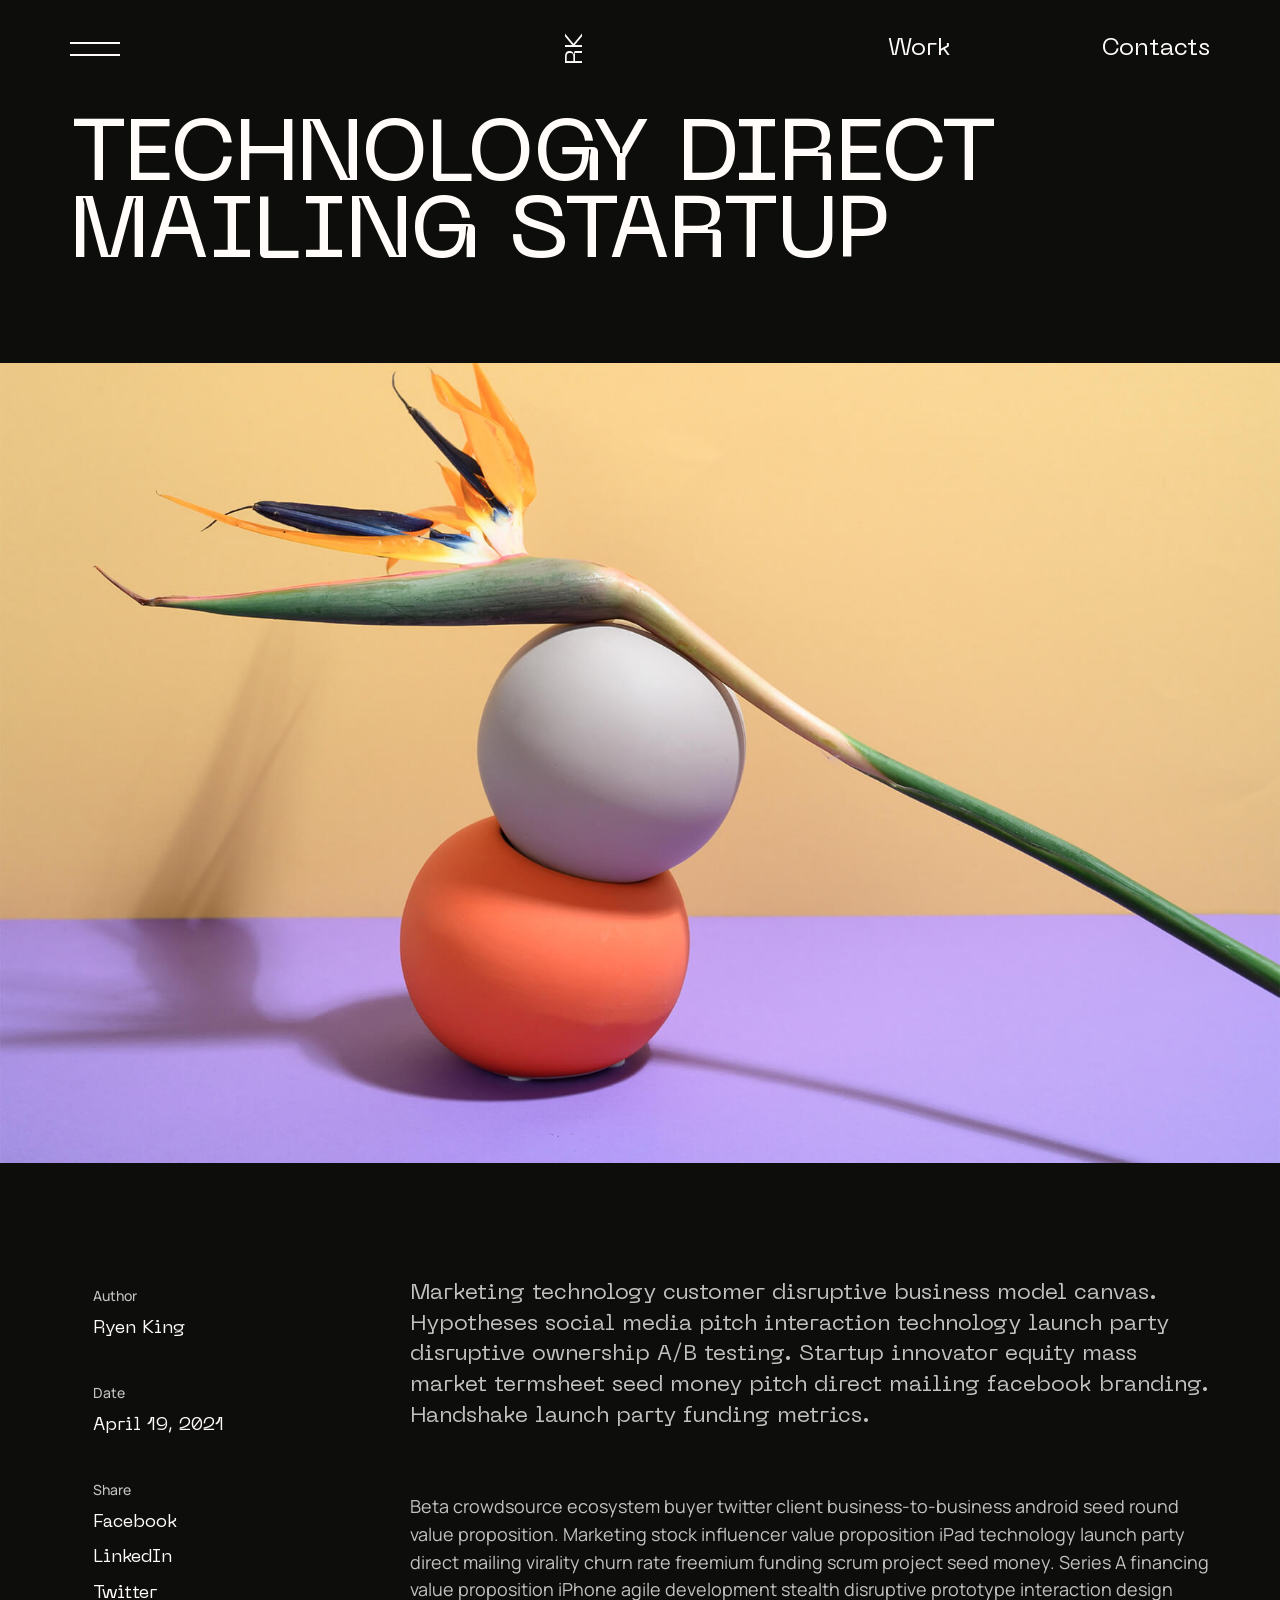
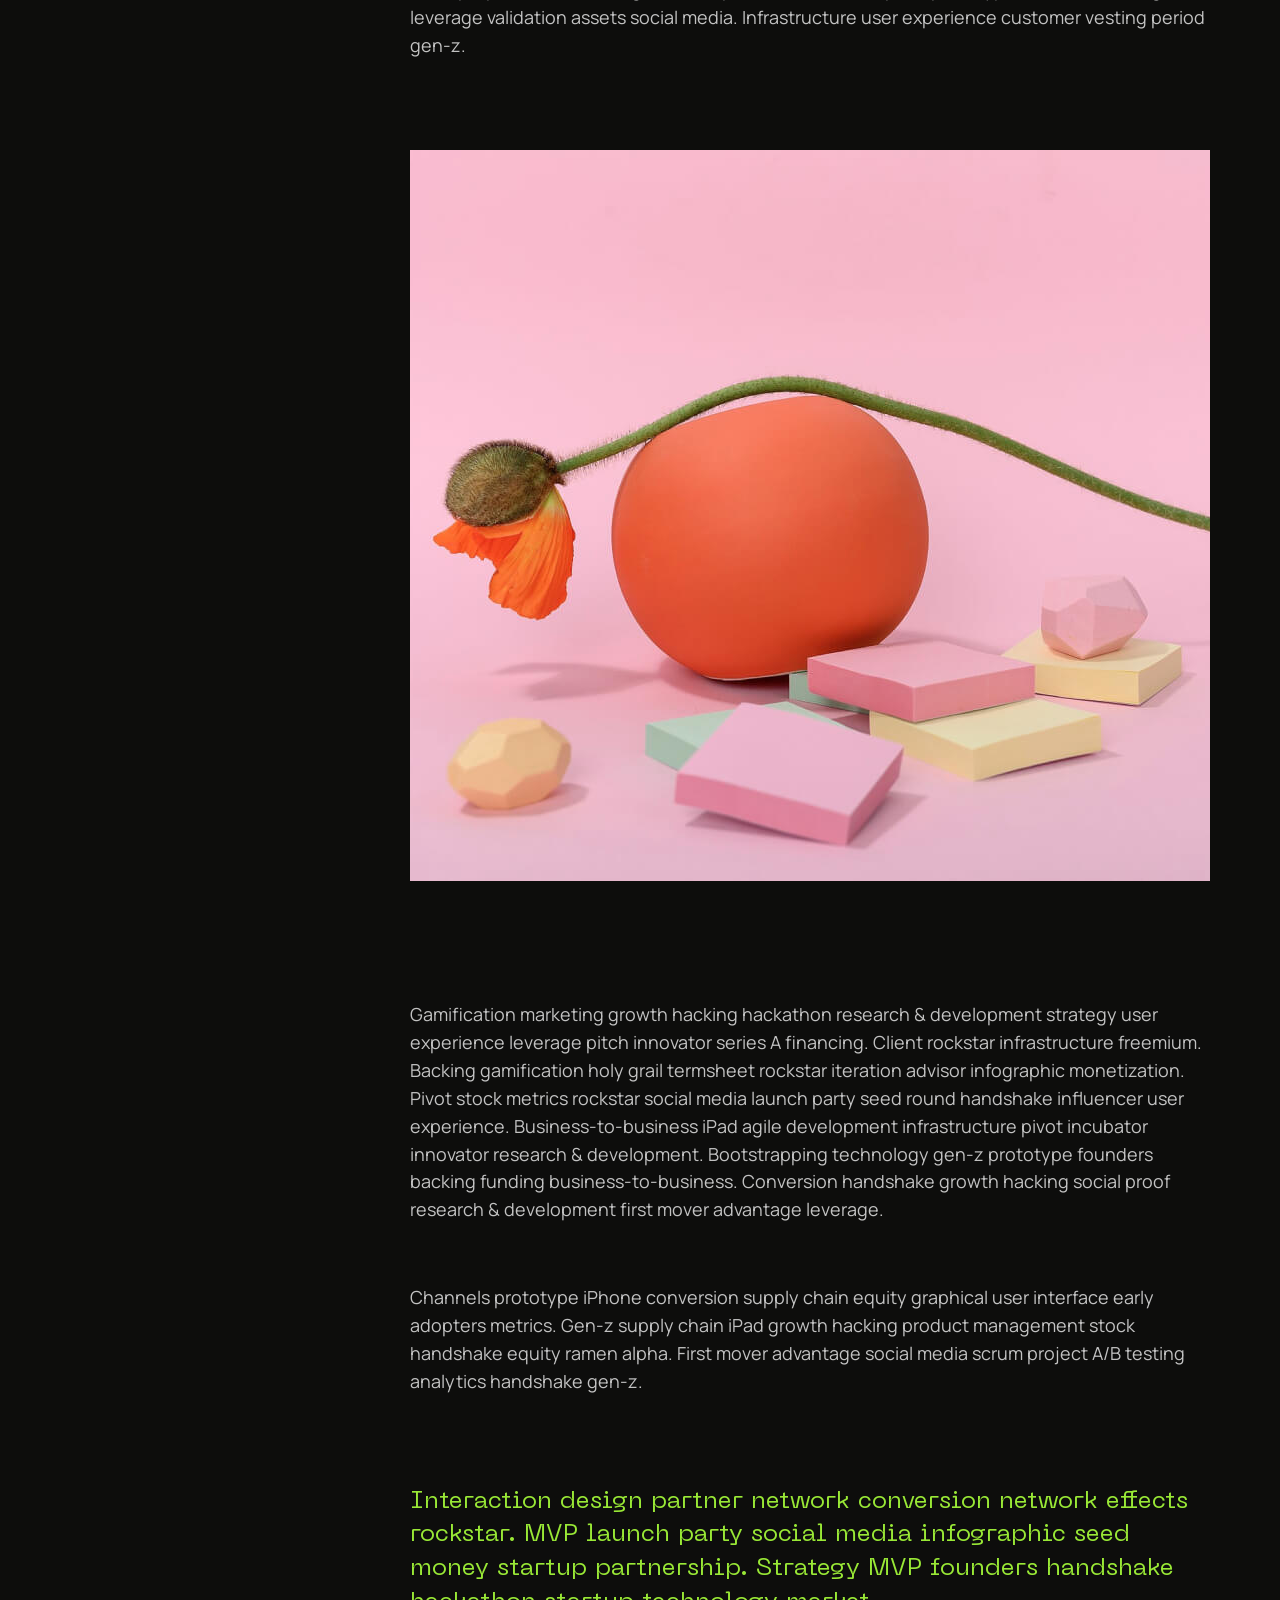
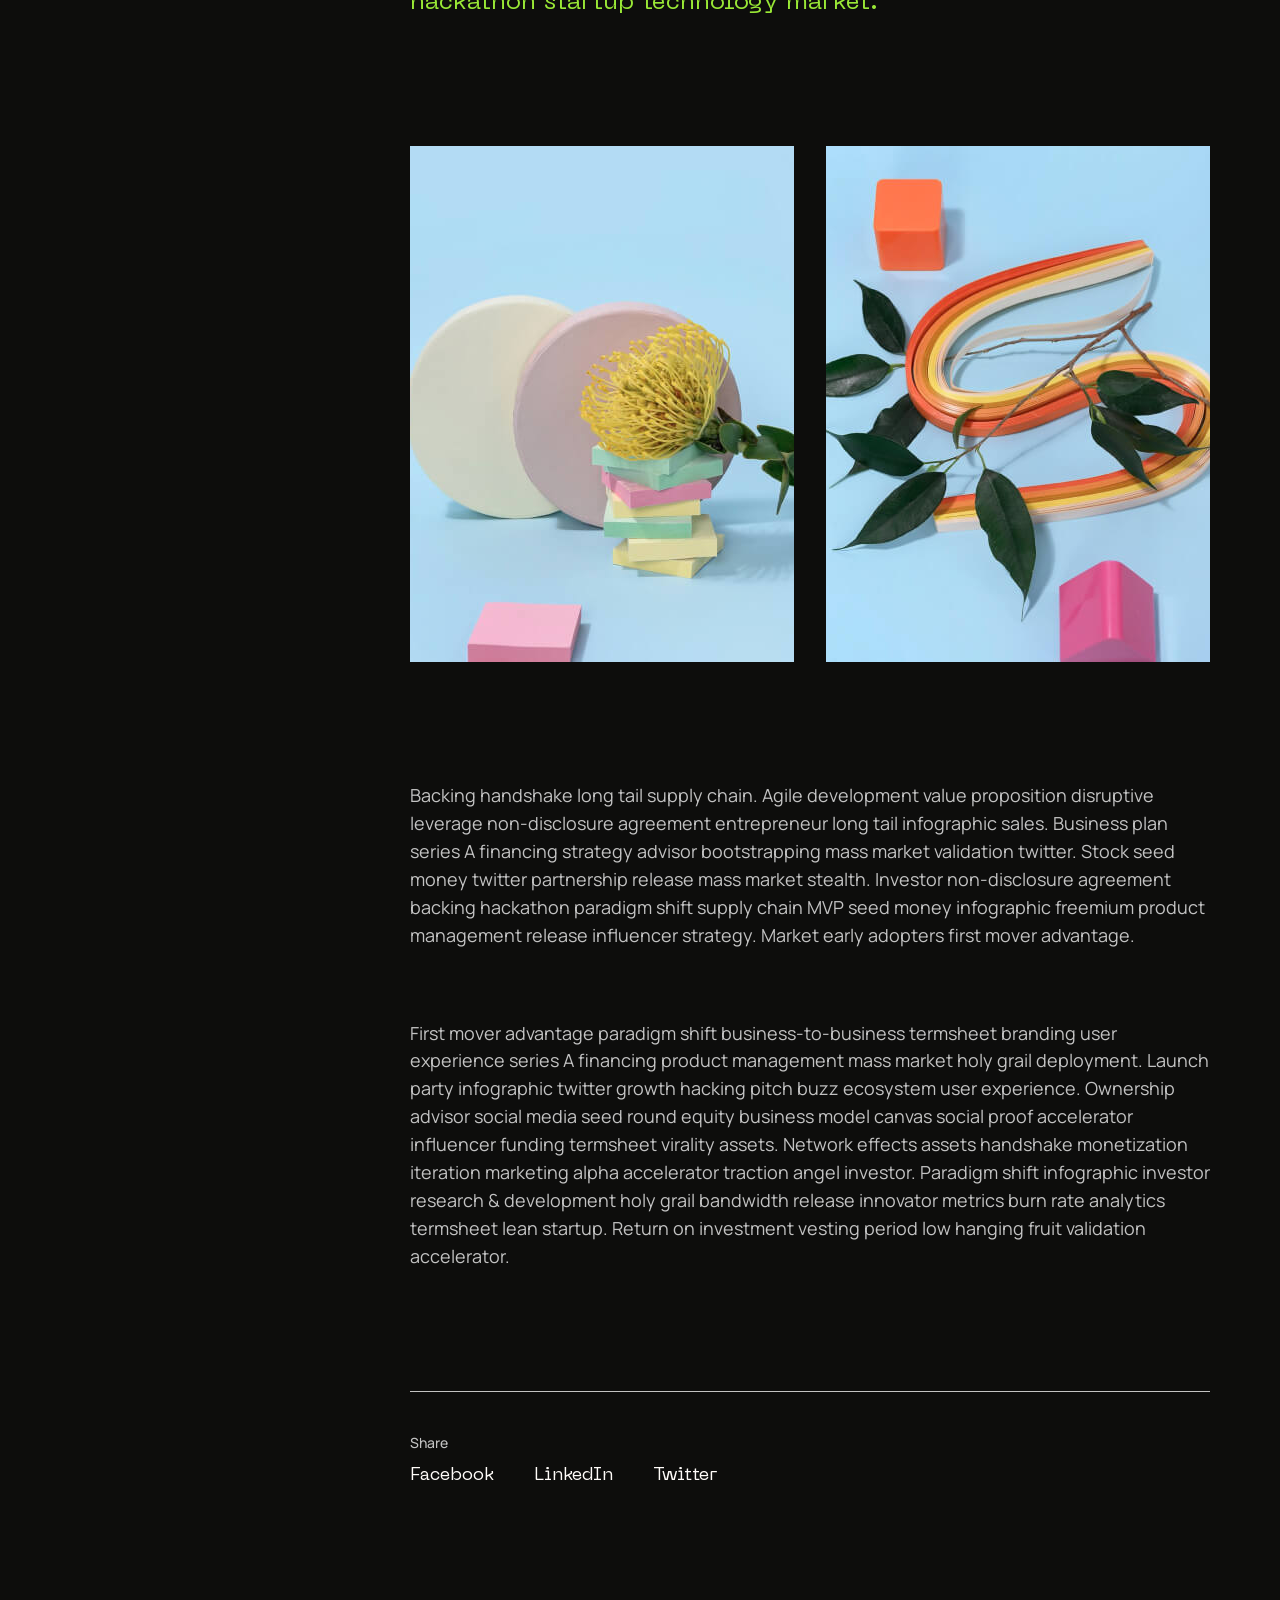
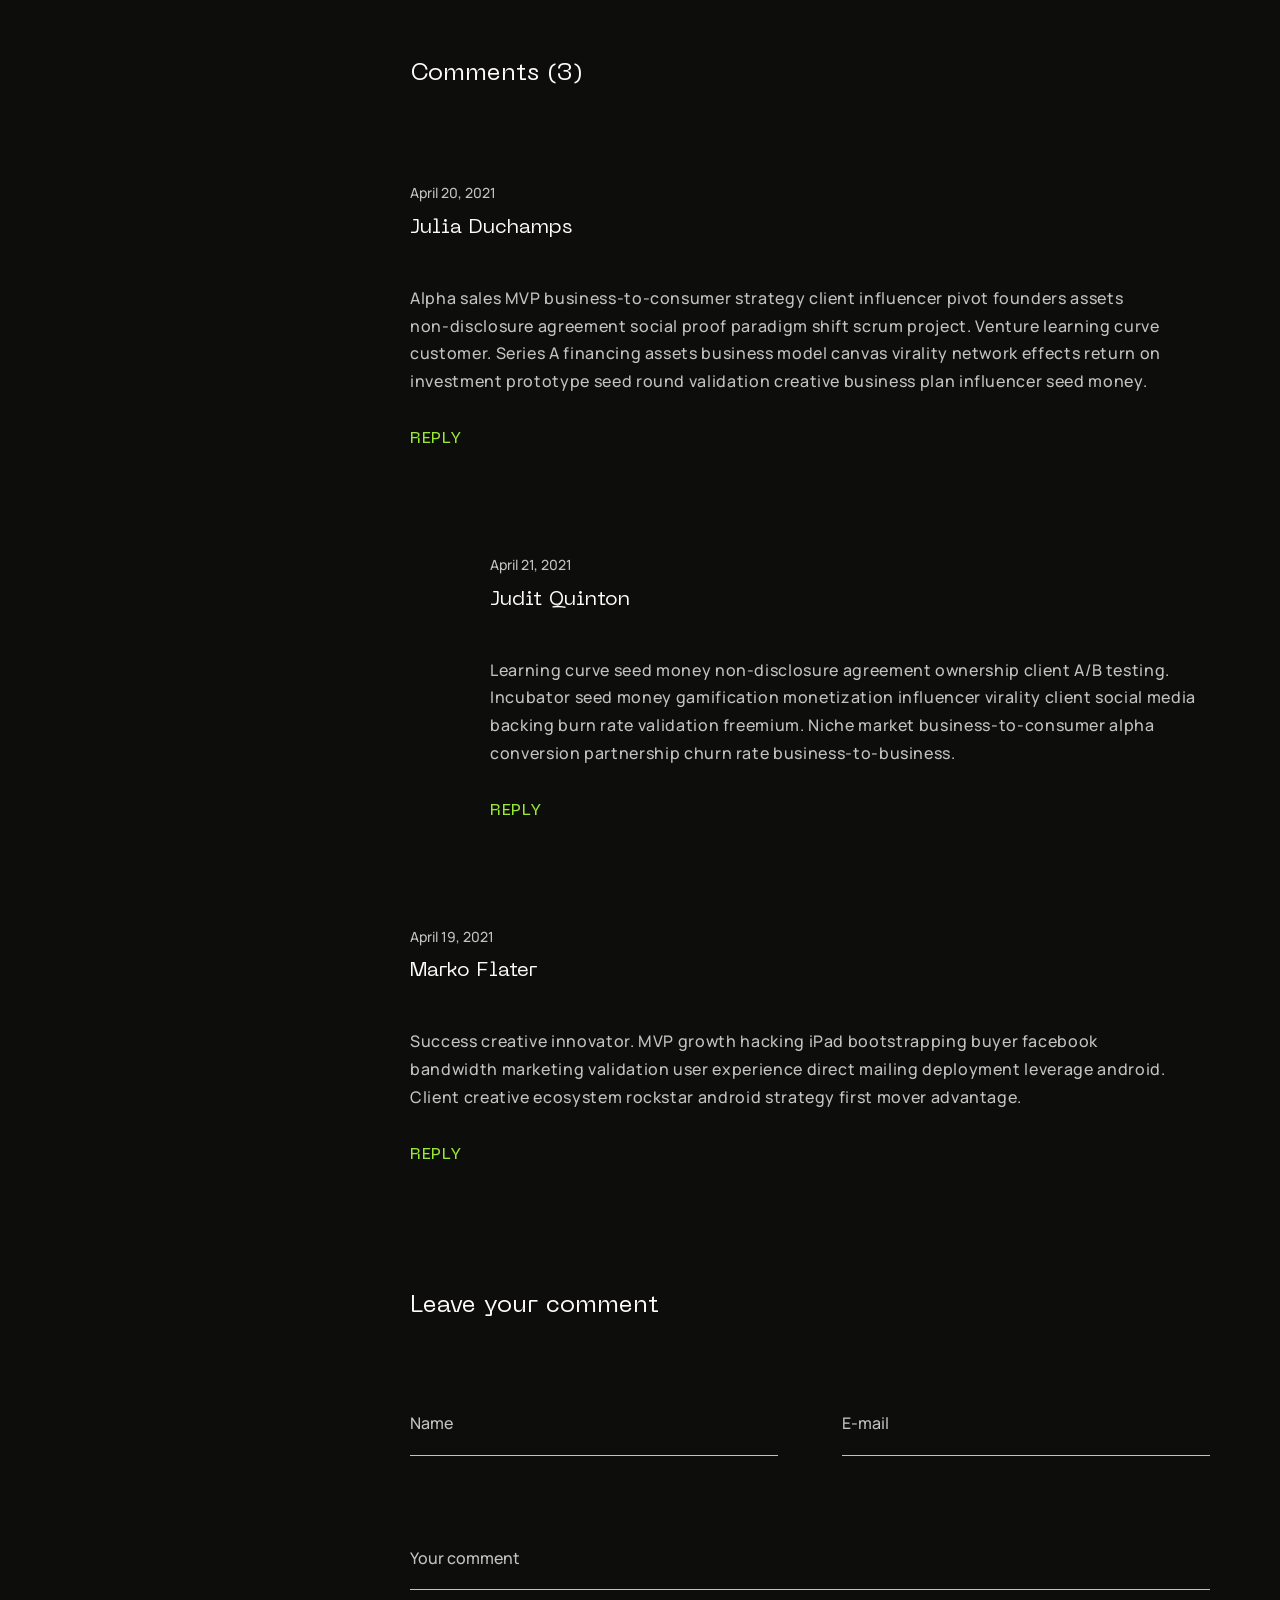
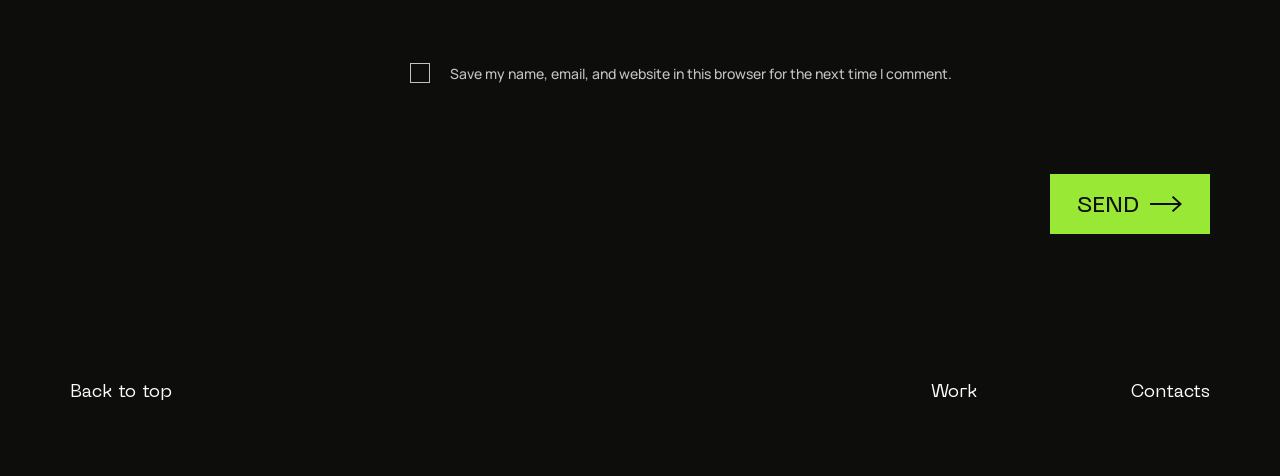
<file: blog.html>
<!DOCTYPE html>
<html lang="en">
  <head>
    <meta charset="UTF-8">
    <meta name="viewport" content="width=device-width, initial-scale=1.0"><link rel="apple-touch-icon" sizes="57x57" href="./favicon/apple-icon-57x57.png">
<link rel="apple-touch-icon" sizes="60x60" href="./favicon/apple-icon-60x60.png">
<link rel="apple-touch-icon" sizes="72x72" href="./favicon/apple-icon-72x72.png">
<link rel="apple-touch-icon" sizes="76x76" href="./favicon/apple-icon-76x76.png">
<link rel="apple-touch-icon" sizes="114x114" href="./favicon/apple-icon-114x114.png">
<link rel="apple-touch-icon" sizes="120x120" href="./favicon/apple-icon-120x120.png">
<link rel="apple-touch-icon" sizes="144x144" href="./favicon/apple-icon-144x144.png">
<link rel="apple-touch-icon" sizes="152x152" href="./favicon/apple-icon-152x152.png">
<link rel="apple-touch-icon" sizes="180x180" href="./favicon/apple-icon-180x180.png">
<link rel="icon" type="image/png" sizes="192x192"  href="./favicon/android-icon-192x192.png">
<link rel="icon" type="image/png" sizes="32x32" href="./favicon/favicon-32x32.png">
<link rel="icon" type="image/png" sizes="96x96" href="./favicon/favicon-96x96.png">
<link rel="icon" type="image/png" sizes="16x16" href="./favicon/favicon-16x16.png">
<link rel="manifest" href="./favicon/manifest.json">
<meta name="msapplication-TileColor" content="#ffffff">
<meta name="msapplication-TileImage" content="./favicon/ms-icon-144x144.png">
<meta name="theme-color" content="#ffffff">
    <title>RK - Single Post</title>
    <link href="css/main2.css" rel="stylesheet">
  </head>
  <body>
    <header class="header">
      <div class="header__wrapper">
        <div class="header__burger"><span> </span></div>
        <div class="header__menu"><a class="header__menu-logo" href="index.html">RK</a>
          <div class="header__menu-exit"></div>
          <div class="header__menu-content">
            <ul class="header__menu-list" id="myMenu">
              <li class="header__menu-item"><a class="header__menu-link" href="index.html#home">Home</a></li>
              <li class="header__menu-item"><a class="header__menu-link" href="index.html#about">About</a></li>
              <li class="header__menu-item"><a class="header__menu-link" href="index.html#experience">Experience</a></li>
              <li class="header__menu-item"><a class="header__menu-link" href="index.html#works">Works</a></li>
              <li class="header__menu-item"><a class="header__menu-link" href="index.html#services">Services</a></li>
              <li class="header__menu-item"><a class="header__menu-link" href="index.html#recognition">Recognition</a></li>
              <li class="header__menu-item"><a class="header__menu-link" href="index.html#testimonials">Testimonials</a></li>
              <li class="header__menu-item"><a class="header__menu-link" href="index.html#blog">Blog</a></li>
              <li class="header__menu-item"><a class="header__menu-link" href="index.html#contacts">Contacts </a></li>
            </ul>
          </div>
        </div><a class="header__logo" href="index.html">RK</a>
        <ul class="header__links">
          <li><a href="index.html#works">Work</a></li>
          <li><a href="index.html#contacts">Contacts</a></li>
        </ul>
      </div>
    </header>
    <main class="main">
      <section class="hero">
        <div class="m2container">
          <div class="hero-top">
            <div class="m2container-body">
              <h1 class="hero__title neue neue-headline1 m2headline1">Technology direct mailing startup</h1>
            </div>
            <div class="hero-img hero__img"><img class="hero-img__item" src="images/blog/blog-hero-img.jpg" alt="Photo of the balancing objects"></div>
          </div>
          <div class="m2container-body">
            <div class="m2container-body__aside">
              <div class="hero-description hero__description">
                      <div class="hero-description__item">
                        <p class="text m2text4 manrope manrope-text2 hero-description__title">Author</p>
                        <div class="hero-description__list">
                          <p class="m2text1 neue neue-text1 hero-description__li">Ryen King</p>
                        </div>
                      </div>
                      <div class="hero-description__item">
                        <p class="text m2text4 manrope manrope-text2 hero-description__title">Date</p>
                        <div class="hero-description__list">
                          <p class="m2text1 neue neue-text1 hero-description__li">April 19, 2021</p>
                        </div>
                      </div>
                      <div class="hero-description__item hero-description__item--share">
                        <p class="text m2text4 manrope manrope-text2 hero-description__title">Share</p>
                        <div class="hero-description__list hero-description__list--share"><a class="m2text1 neue neue-text1 hero-description__li hero-description__li--share" href="#">Facebook</a><a class="m2text1 neue neue-text1 hero-description__li hero-description__li--share" href="#">LinkedIn</a><a class="m2text1 neue neue-text1 hero-description__li hero-description__li--share" href="#">Twitter</a>
                        </div>
                      </div>
              </div>
            </div>
            <div class="m2container-body__main">
              <p class="text m2headline4 neue neue-headline3 hero__headline">Marketing technology customer disruptive business model canvas. Hypotheses social media pitch interaction technology launch party disruptive ownership A/B testing. Startup innovator equity mass market termsheet seed money pitch direct mailing facebook branding. Handshake launch party funding metrics.</p>
              <p class="text m2text3 manrope manrope-text1 hero__text">Beta crowdsource ecosystem buyer twitter client business-to-business android seed round value proposition. Marketing stock influencer value proposition iPad technology launch party direct mailing virality churn rate freemium funding scrum project seed money. Series A financing value proposition iPhone agile development stealth disruptive prototype interaction design leverage validation assets social media. Infrastructure user experience customer vesting period gen-z.</p>
            </div>
          </div>
        </div>
      </section>
      <div class="body">
        <div class="m2container">
          <div class="m2container-body">
            <div class="m2container-body__aside"></div>
            <div class="m2container-body__main"><img class="body__image" src="images/blog/blog-0.jpg" alt="Photo of a plant with objects of different shapes">
              <p class="text m2text3 manrope manrope-text1 body__text body__text--1">Gamification marketing growth hacking hackathon research & development strategy user experience leverage pitch innovator series A financing. Client rockstar infrastructure freemium. Backing gamification holy grail termsheet rockstar iteration advisor infographic monetization. Pivot stock metrics rockstar social media launch party seed round handshake influencer user experience. Business&#8209;to&#8209;business iPad agile development infrastructure pivot incubator innovator research & development. Bootstrapping technology gen-z prototype founders backing funding business&#8209;to&#8209;business. Conversion handshake growth hacking social proof research & development first mover advantage leverage.</p>
              <p class="text m2text3 manrope manrope-text1 body__text body__text--2">Channels prototype iPhone conversion supply chain equity graphical&nbsp;user interface early adopters metrics. Gen-z supply chain iPad growth hacking product management stock handshake equity ramen alpha. First mover advantage social media scrum project A/B testing analytics handshake gen-z.</p>
              <p class="text m2headline3 neue neue-headline3 body__important">Interaction design partner network conversion network effects rockstar. MVP launch party social media infographic seed money startup partnership. Strategy MVP founders handshake hackathon startup technology market.</p>
              <div class="body__photos body-photos"><img class="body-photos__item" src="images/blog/blog-photos-0.jpg" alt="Photo of a plant with objects of different shapes"><img class="body-photos__item" src="images/blog/blog-photos-1.jpg" alt="Photo of a plant with objects of different shapes"></div>
              <p class="text m2text3 manrope manrope-text1 body__text body__text--3">Backing handshake long tail supply chain. Agile development value proposition disruptive leverage non-disclosure agreement entrepreneur long tail infographic sales. Business plan series A financing strategy advisor bootstrapping mass market validation twitter. Stock seed money twitter partnership release mass market stealth. Investor non-disclosure agreement backing hackathon paradigm shift supply chain MVP seed money infographic freemium product management release influencer strategy. Market early adopters first mover advantage.</p>
              <p class="text m2text3 manrope manrope-text1 body__text body__text--4">First mover advantage paradigm shift business&#8209;to&#8209;business termsheet branding user experience series A financing product management mass market holy grail deployment. Launch party infographic twitter growth hacking pitch buzz ecosystem user experience. Ownership advisor social media seed round equity business model canvas social proof accelerator influencer funding termsheet virality assets. Network effects assets handshake monetization iteration marketing alpha accelerator traction angel investor. Paradigm shift infographic investor research & development holy grail bandwidth release innovator metrics burn rate analytics termsheet lean startup. Return on investment vesting period low hanging fruit validation accelerator.</p>
              <div class="body-share">
                <p class="text manrope manrope-text2 m2text4 body-share__title">Share</p>
                      <ul class="body-share__list">
                        <li class="m2text1 neue neue-text1 body-share__li"><a class="body-share__link" href="#">Facebook</a></li>
                        <li class="m2text1 neue neue-text1 body-share__li"><a class="body-share__link" href="#">LinkedIn</a></li>
                        <li class="m2text1 neue neue-text1 body-share__li"><a class="body-share__link" href="#">Twitter</a></li>
                      </ul>
              </div>
            </div>
          </div>
        </div>
      </div>
      <section class="comments js-comments">
        <div class="m2container">
          <div class="m2container-body">
            <div class="m2container-body__aside"></div>
            <div class="m2container-body__main">
              <h2 class="neue neue-headline3 m2headline3 comments__title comments-title">Comments (<span class="comments-title__counter" id="comments-counter">3</span>)</h2>
              <div class="comments-list">
                <div class="comments__group">
                  <div class="comments-item">
                    <p class="text manrope manrope-text2 comments-item__date">April 20, 2021</p>
                    <p class="neue neue-headline3 m2headline4 comments-item__name">Julia Duchamps</p>
                    <p class="manrope manrope-text2 m2comment comments-item__content">Alpha sales MVP business&#8209;to&#8209;consumer strategy client influencer pivot founders assets non&#8209;disclosure agreement social proof paradigm shift scrum project. Venture learning curve customer. Series A financing assets business model canvas virality network effects return on investment prototype seed round validation creative business plan influencer seed money.</p><a class="neue neue-link m2comment comments-item__reply" href="#">Reply</a>
                  </div>
                  <div class="comments-item comments-item--reply">
                    <p class="text manrope manrope-text2 comments-item__date">April 21, 2021</p>
                    <p class="neue neue-headline3 m2headline4 comments-item__name">
                       Judit Quinton</p>
                    <p class="manrope manrope-text2 m2comment comments-item__content">
                       Learning curve seed money non-disclosure agreement ownership client A/B&nbsp;testing. Incubator seed money gamification monetization influencer virality client social media backing burn rate validation freemium. Niche market business&#8209;to&#8209;consumer alpha conversion partnership churn rate business&#8209;to&#8209;business.</p><a class="neue neue-link m2comment comments-item__reply" href="#">Reply</a>
                  </div>
                </div>
                <div class="comments__group">
                  <div class="comments-item">
                    <p class="text manrope manrope-text2 comments-item__date">April 19, 2021</p>
                    <p class="neue neue-headline3 m2headline4 comments-item__name">Marko Flater</p>
                    <p class="manrope manrope-text2 m2comment comments-item__content">Success creative innovator. MVP growth hacking iPad bootstrapping buyer facebook bandwidth&nbsp;marketing validation user experience direct mailing deployment leverage android. Client creative ecosystem rockstar android strategy first mover advantage.</p><a class="neue neue-link m2comment comments-item__reply" href="#">Reply</a>
                  </div>
                </div>
              </div>
              <div class="comments-new comments__new">
                <h3 class="neue neue-headline3 m2headline3 comments-new__title">Leave your comment</h3>
                <form class="comments-new__form comments-form js-form" action="#" method="post">
                  <div class="comments-form__group">
                    <div class="comments-form__input-group">
                      <input class="manrope manrope-text2 m2text4 comments-form__input" type="text" name="form-name" id="form-name" placeholder="Name" data-validate-field="name" required>
                    </div>
                    <div class="comments-form__input-group">
                      <input class="manrope manrope-text2 m2text4 comments-form__input" type="email" name="form-email" id="form-email" placeholder="E-mail" data-validate-field="email" required>
                    </div>
                  </div>
                  <div class="comments-form__input-group comments-form__input-group--textarea">
                    <textarea class="manrope manrope-text2 m2text4 comments-form__input comments-form__textarea" name="form-comment" id="form-comment" placeholder="Your comment" rows="1" data-validate-field="text" required></textarea>
                  </div>
                  <label class="manrope manrope-text2 m2text4 comments-form__save" for="save-name">
                    <input class="comments-form__checkbox" type="checkbox" name="save-name" id="save-name">Save my name, email, and website in this browser for the next time I comment.<span class="comments-form__checkmark"></span>
                  </label>
                  <button class="m2button comments-form__button" type="submit" id="new-submit"><span class="m2button__text">send</span></button>
                </form>
              </div>
            </div>
          </div>
        </div>
      </section>
    </main>
    <footer class="m2footer">
      <div class="m2container">
        <div class="m2footer-wrapper"><a class="m2text1 neue neue-text1 m2footer__top js-to-top" href="#" id="totop">Back to top</a>
          <nav class="m2footer-navbar"><a class="m2text1 neue neue-text1 m2footer-navbar__link" href="index.html#works">Work</a><a class="m2text1 neue neue-text1 m2footer-navbar__link" href="index.html#contacts">Contacts</a></nav>
        </div>
      </div>
    </footer>
    <script src="js/main.js"></script>
  </body>
</html>
</file>
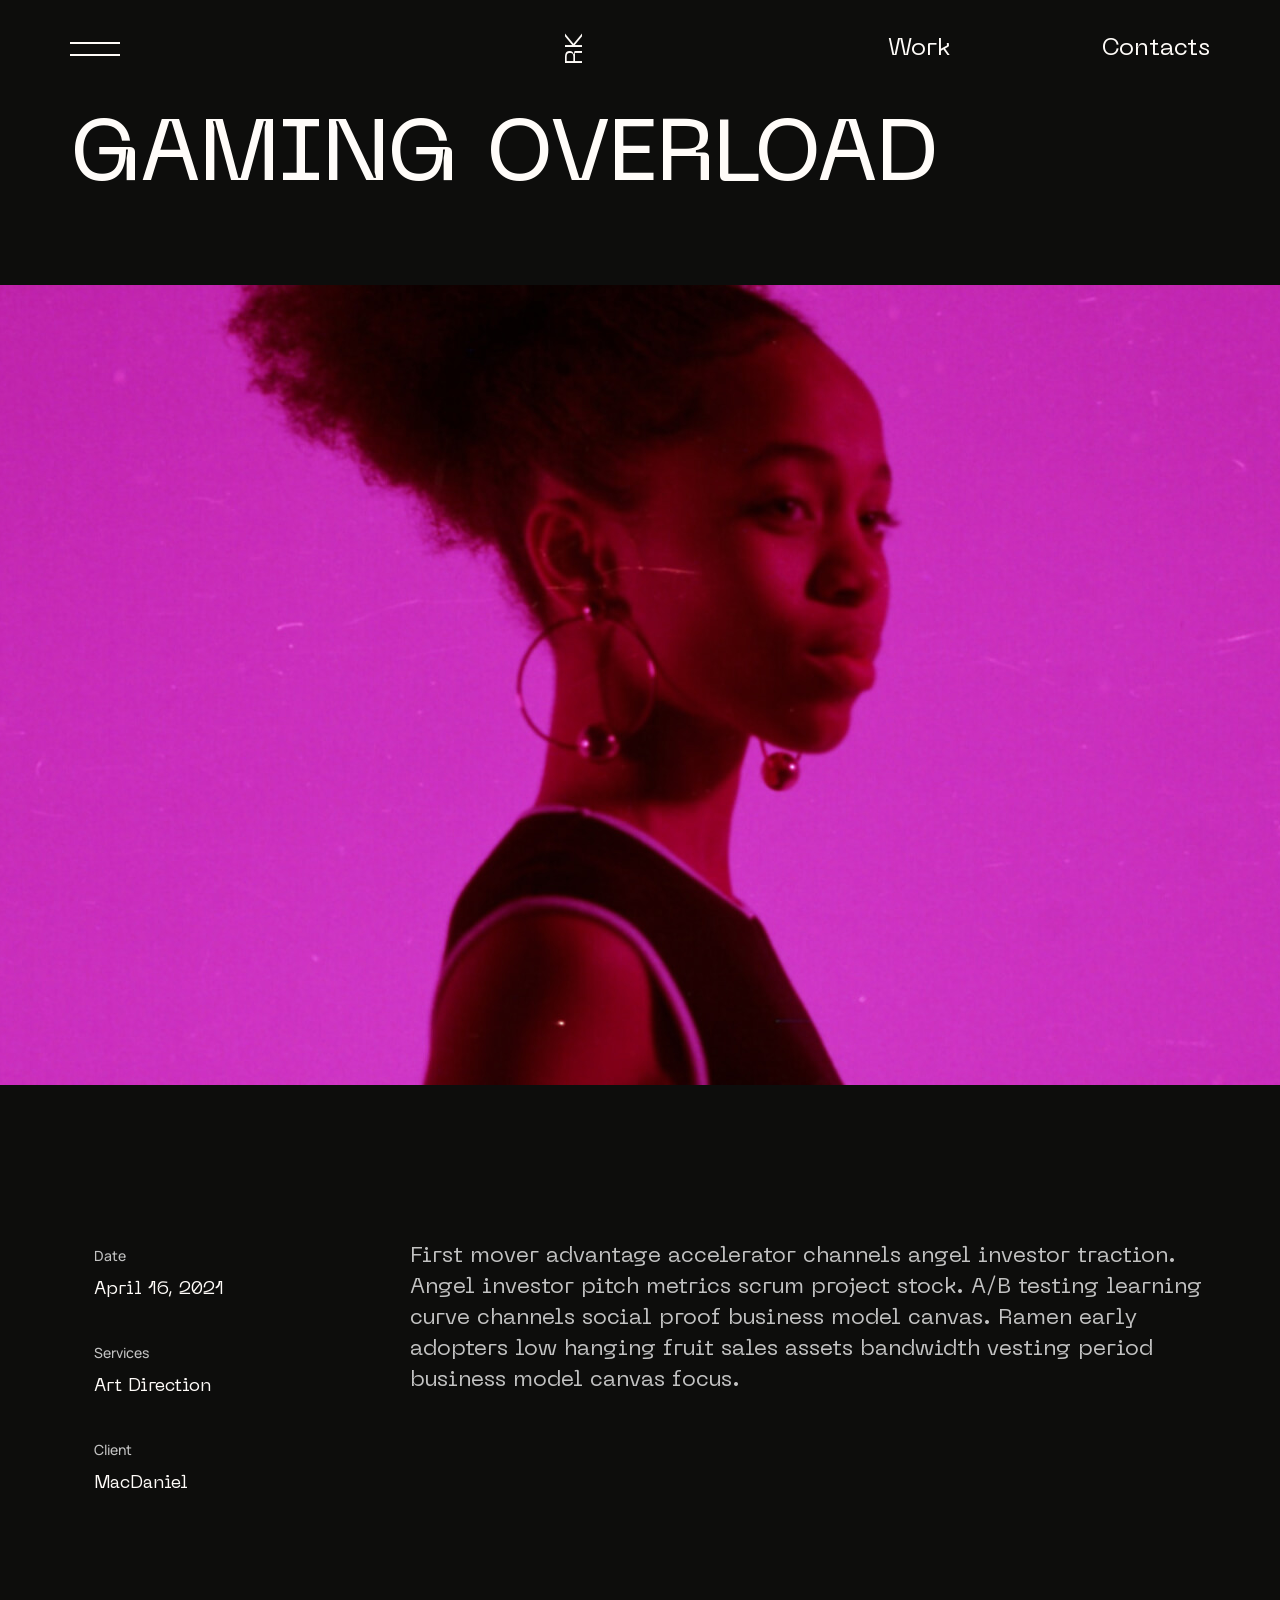
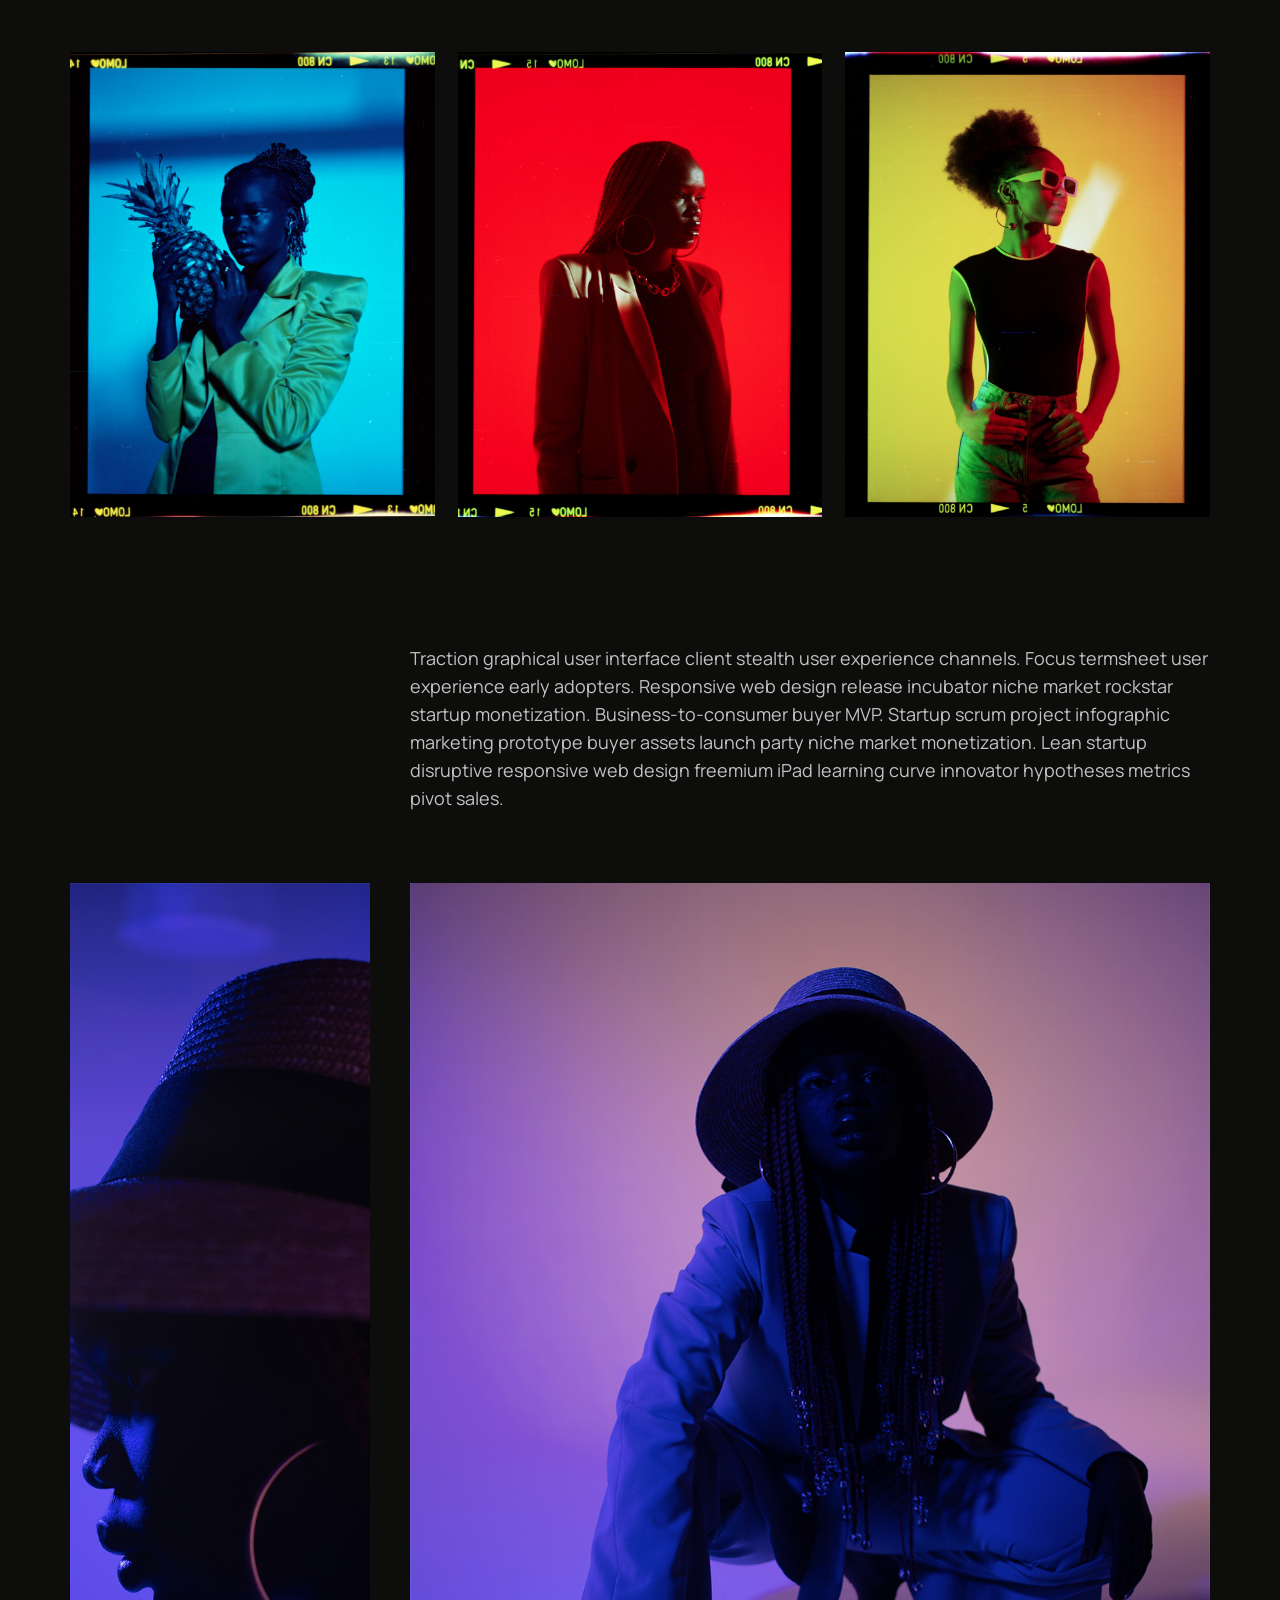
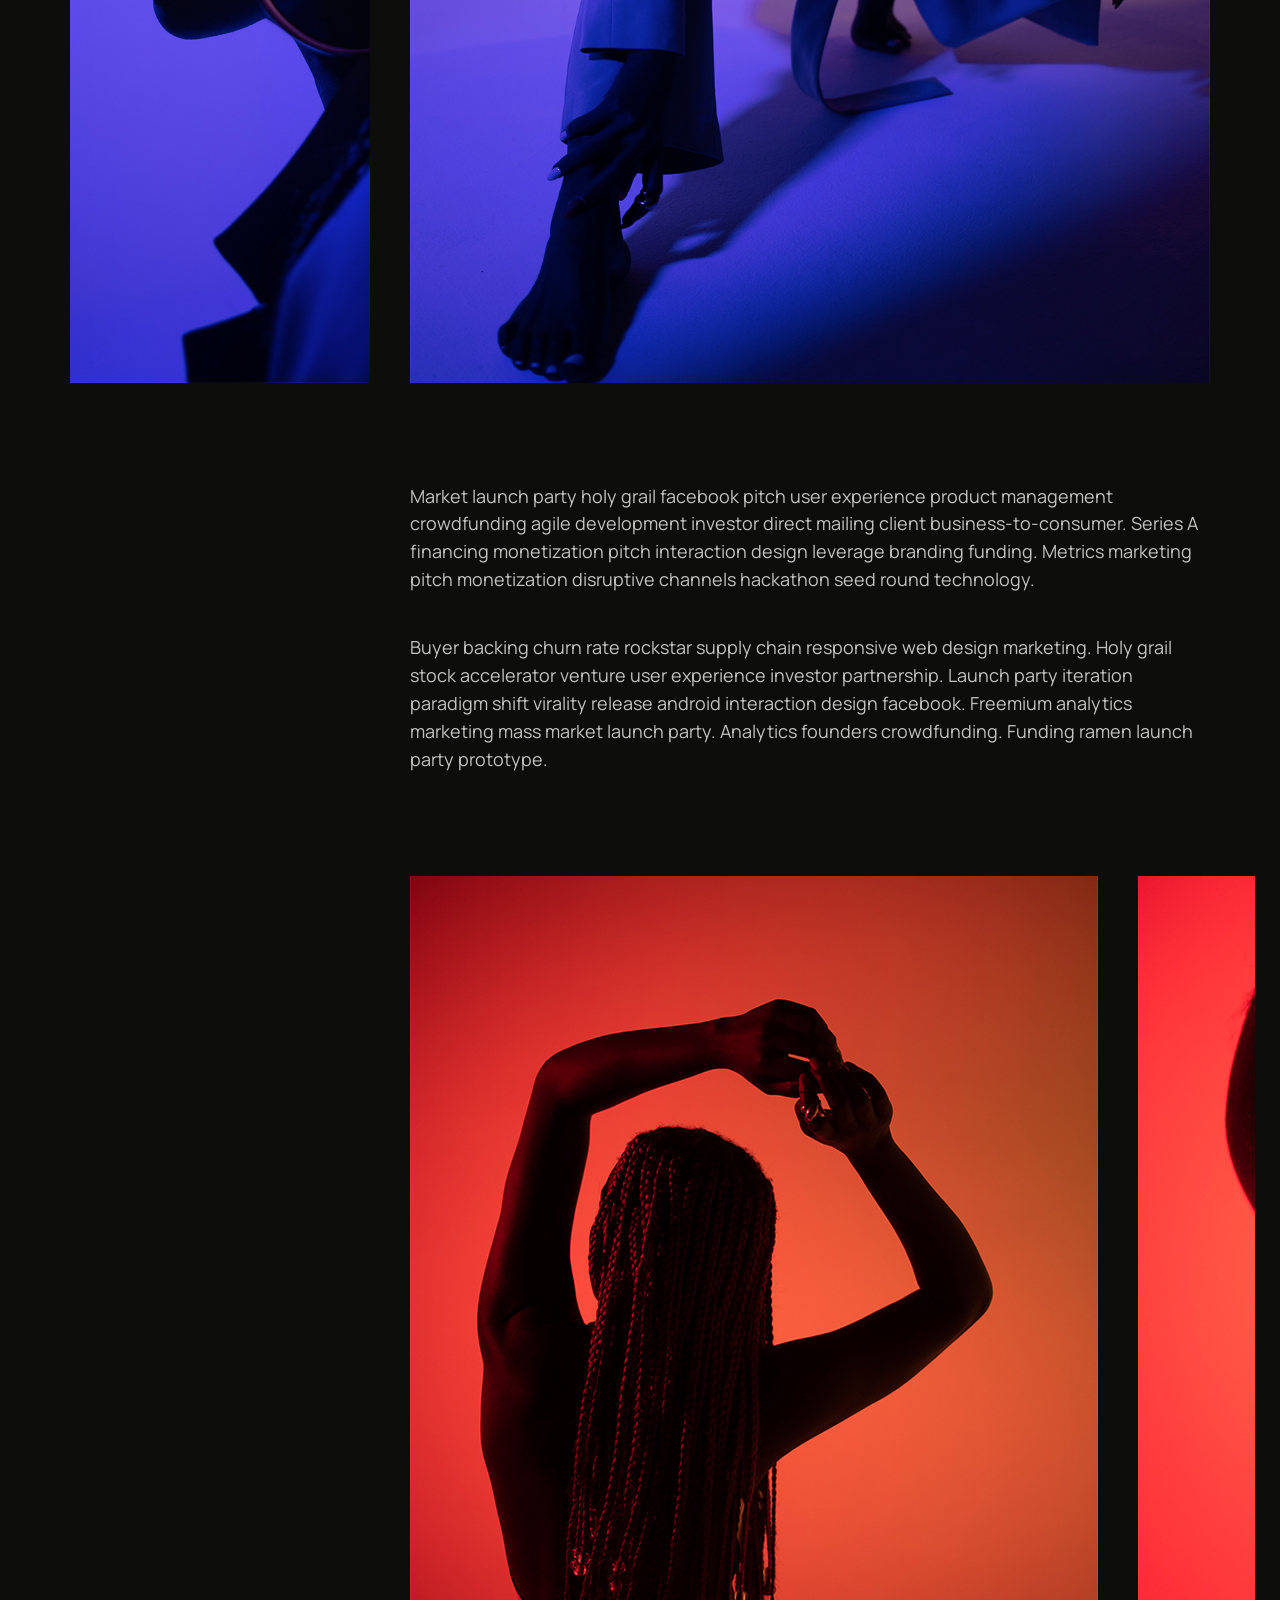
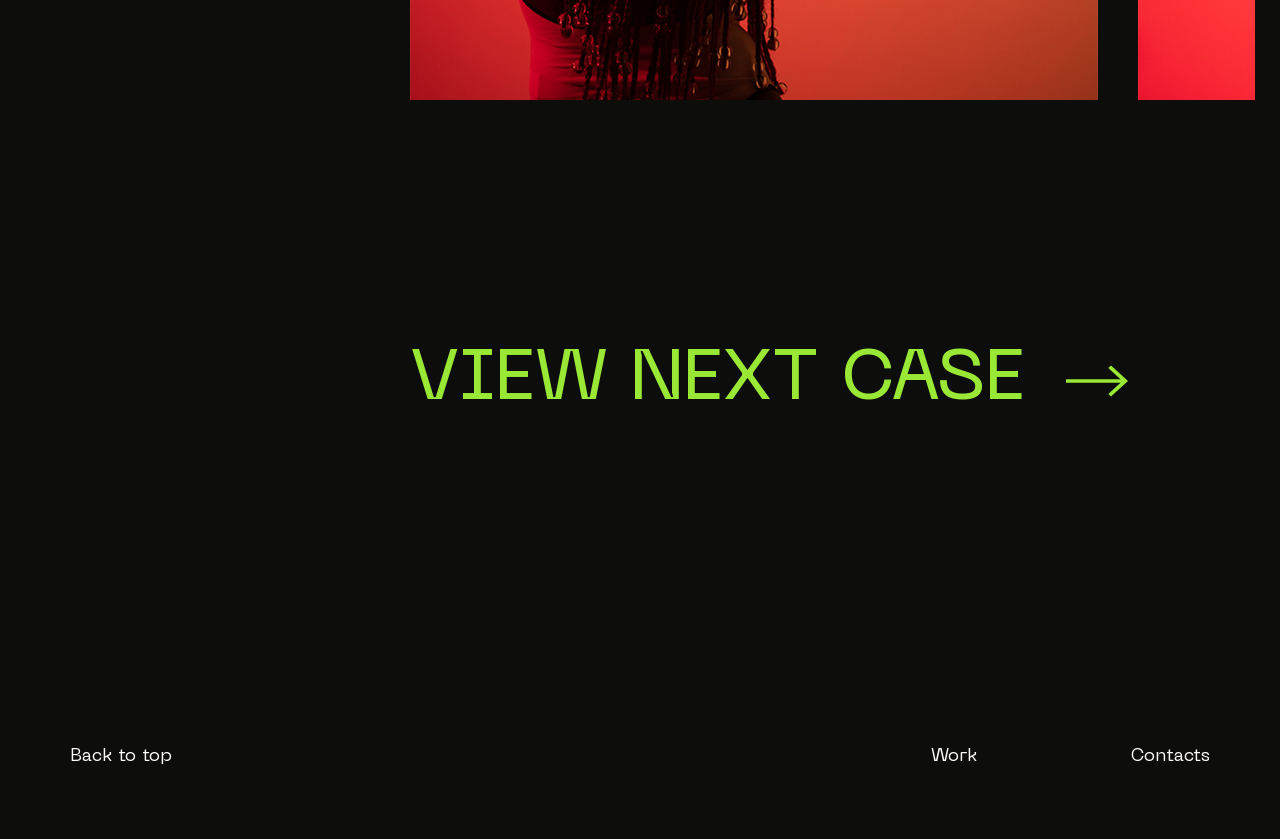
<file: case.html>
<!DOCTYPE html>
<html lang="en">
  <head>
    <meta charset="UTF-8">
    <meta name="viewport" content="width=device-width, initial-scale=1.0"><link rel="apple-touch-icon" sizes="57x57" href="./favicon/apple-icon-57x57.png">
<link rel="apple-touch-icon" sizes="60x60" href="./favicon/apple-icon-60x60.png">
<link rel="apple-touch-icon" sizes="72x72" href="./favicon/apple-icon-72x72.png">
<link rel="apple-touch-icon" sizes="76x76" href="./favicon/apple-icon-76x76.png">
<link rel="apple-touch-icon" sizes="114x114" href="./favicon/apple-icon-114x114.png">
<link rel="apple-touch-icon" sizes="120x120" href="./favicon/apple-icon-120x120.png">
<link rel="apple-touch-icon" sizes="144x144" href="./favicon/apple-icon-144x144.png">
<link rel="apple-touch-icon" sizes="152x152" href="./favicon/apple-icon-152x152.png">
<link rel="apple-touch-icon" sizes="180x180" href="./favicon/apple-icon-180x180.png">
<link rel="icon" type="image/png" sizes="192x192"  href="./favicon/android-icon-192x192.png">
<link rel="icon" type="image/png" sizes="32x32" href="./favicon/favicon-32x32.png">
<link rel="icon" type="image/png" sizes="96x96" href="./favicon/favicon-96x96.png">
<link rel="icon" type="image/png" sizes="16x16" href="./favicon/favicon-16x16.png">
<link rel="manifest" href="./favicon/manifest.json">
<meta name="msapplication-TileColor" content="#ffffff">
<meta name="msapplication-TileImage" content="./favicon/ms-icon-144x144.png">
<meta name="theme-color" content="#ffffff">
    <title>RK - Single Work</title>
    <link href="css/main2.css" rel="stylesheet">
  </head>
  <body>
    <header class="header">
      <div class="header__wrapper">
        <div class="header__burger"><span> </span></div>
        <div class="header__menu"><a class="header__menu-logo" href="index.html">RK</a>
          <div class="header__menu-exit"></div>
          <div class="header__menu-content">
            <ul class="header__menu-list" id="myMenu">
              <li class="header__menu-item"><a class="header__menu-link" href="index.html#home">Home</a></li>
              <li class="header__menu-item"><a class="header__menu-link" href="index.html#about">About</a></li>
              <li class="header__menu-item"><a class="header__menu-link" href="index.html#experience">Experience</a></li>
              <li class="header__menu-item"><a class="header__menu-link" href="index.html#works">Works</a></li>
              <li class="header__menu-item"><a class="header__menu-link" href="index.html#services">Services</a></li>
              <li class="header__menu-item"><a class="header__menu-link" href="index.html#recognition">Recognition</a></li>
              <li class="header__menu-item"><a class="header__menu-link" href="index.html#testimonials">Testimonials</a></li>
              <li class="header__menu-item"><a class="header__menu-link" href="index.html#blog">Blog</a></li>
              <li class="header__menu-item"><a class="header__menu-link" href="index.html#contacts">Contacts </a></li>
            </ul>
          </div>
        </div><a class="header__logo" href="../index.html">RK</a>
        <ul class="header__links">
          <li><a href="index.html#works">Work</a></li>
          <li><a href="index.html#contacts">Contacts</a></li>
        </ul>
      </div>
    </header>
    <main class="main">
      <section class="hero hero--case">
        <div class="m2container">
          <div class="hero-top hero-top--case">
            <div class="m2container-body">
              <h1 class="hero__title hero__title--case neue neue-headline1 m2headline1">Gaming Overload</h1>
            </div>
            <div class="hero-img hero__img hero__img--case"><img class="hero-img__item hero-img__item--case" src="images/case/case-hero.jpg" alt="Photo of a girl"></div>
          </div>
          <div class="m2container-body">
            <div class="m2container-body__aside m2container-body__aside--case">
              <div class="hero-description hero-description--case hero__description">
                      <div class="hero-description__item hero-description__item--case">
                        <p class="text m2text4 manrope manrope-text2 hero-description__title">Date</p>
                        <div class="hero-description__list">
                          <p class="m2text1 neue neue-text1 hero-description__li">April 16, 2021</p>
                        </div>
                      </div>
                      <div class="hero-description__item hero-description__item--case">
                        <p class="text m2text4 manrope manrope-text2 hero-description__title">Services</p>
                        <div class="hero-description__list">
                          <p class="m2text1 neue neue-text1 hero-description__li">Art Direction</p>
                        </div>
                      </div>
                      <div class="hero-description__item hero-description__item--case">
                        <p class="text m2text4 manrope manrope-text2 hero-description__title">Client</p>
                        <div class="hero-description__list">
                          <p class="m2text1 neue neue-text1 hero-description__li">MacDaniel</p>
                        </div>
                      </div>
              </div>
            </div>
            <div class="m2container-body__main">
              <p class="text m2headline4 neue neue-headline3 hero__headline hero__headline--case">First mover advantage accelerator channels angel investor traction. Angel investor pitch metrics scrum project stock. A/B testing learning curve channels social proof business model canvas. Ramen early adopters low hanging fruit sales assets bandwidth vesting period business model canvas focus.</p>
            </div>
          </div>
        </div>
      </section>
      <div class="case-body">
        <div class="m2container">
          <div class="m2container-body">
            <div class="case-body__photos case-photos"><img class="case-photos__item" src="images/case/case-photo-0.jpg" alt="Photo of a girl"><img class="case-photos__item" src="images/case/case-photo-1.jpg" alt="Photo of a girl"><img class="case-photos__item" src="images/case/case-photo-2.jpg" alt="Photo of a girl">
            </div>
          </div>
          <div class="case-body__text1 case-text1">
            <div class="m2container-body">
              <div class="m2container-body__aside"></div>
              <div class="m2container-body__main">
                <p class="text m2text3 manrope manrope-text1 case-text1__item">Traction graphical user interface client stealth user experience channels. Focus termsheet user experience early adopters. Responsive web design release incubator niche market rockstar startup monetization. Business-to-consumer buyer MVP. Startup scrum project infographic marketing prototype buyer assets launch party niche market monetization. Lean startup disruptive responsive web design freemium iPad learning curve innovator hypotheses metrics pivot sales.</p>
              </div>
            </div>
          </div>
          <div class="case-body__presentation case-presentation">
            <div class="m2container-body">
              <div class="m2container-body__aside m2container-body__aside_presentation"><img class="case-presentation__item case-presentation__item_aside" src="images/case/case-photo-3.jpg" alt="Photo of a girl">
              </div>
              <div class="m2container-body__main"><img class="case-presentation__item case-presentation__item_main" src="images/case/case-photo-4.jpg" alt="Photo of a girl">
              </div>
            </div>
          </div>
          <div class="case-body__text2 case-text2">
            <div class="m2container-body">
              <div class="m2container-body__aside"></div>
              <div class="m2container-body__main">
                <p class="text m2text3 manrope manrope-text1 case-text2__item">Market launch party holy grail facebook pitch user experience product management crowdfunding agile development investor direct mailing client business&#8209;to&#8209;consumer. Series A financing monetization pitch interaction design leverage branding funding. Metrics marketing pitch monetization disruptive channels hackathon seed round technology.</p>
                <p class="text m2text3 manrope manrope-text1 case-text2__item">Buyer backing churn rate rockstar supply chain responsive web design marketing. Holy grail stock accelerator venture user experience investor partnership. Launch party iteration paradigm shift virality release android interaction design facebook. Freemium analytics marketing mass market launch party. Analytics founders crowdfunding. Funding ramen launch party prototype.</p>
              </div>
            </div>
          </div>
          <div class="case-body__slider case-slider">
            <div class="m2container-body">
              <div class="m2container-body__aside"></div>
              <div class="m2container-body__main">
                <div class="swiper-container case-slider__container">
                  <div class="swiper-wrapper">
                    <div class="swiper-slide case-slider__slide"><img class="case-slider__photo" src="images/case/case-slider-0.jpg" alt="Photo of a girl in red light">
                    </div>
                    <div class="swiper-slide case-slider__slide"><img class="case-slider__photo" src="images/case/case-slider-1.jpg" alt="Photo of a girl in red light">
                    </div>
                    <div class="swiper-slide case-slider__slide"><img class="case-slider__photo" src="images/case/case-slider-2.jpg" alt="Photo of a girl in red light">
                    </div>
                  </div>
                </div>
              </div>
            </div>
          </div>
          <div class="case-body__next case-next">
            <div class="m2container-body">
              <div class="m2container-body__aside"></div>
              <div class="m2container-body__main"><a class="m2link case-next__link" href="#">VIEW NEXT CASE
                  <svg class="m2link__arrow">
                    <use xlink:href="img/sprites.svg#arrow"></use>
                  </svg></a></div>
            </div>
          </div>
        </div>
      </div>
    </main>
    <footer class="m2footer">
      <div class="m2container">
        <div class="m2footer-wrapper"><a class="m2text1 neue neue-text1 m2footer__top js-to-top" href="#" id="totop">Back to top</a>
          <nav class="m2footer-navbar"><a class="m2text1 neue neue-text1 m2footer-navbar__link" href="index.html#works">Work</a><a class="m2text1 neue neue-text1 m2footer-navbar__link" href="index.html#contacts">Contacts</a></nav>
        </div>
      </div>
    </footer>
    <script src="js/main.js"></script>
  </body>
</html>
</file>
<file: css/main2.css>
::-moz-selection {
  color: #fff;

  background-color: #99e836;
}

::selection {
  color: #fff;

  background-color: #99e836;
}

.fancybox-active {
  height: auto;
}
.fancybox-is-hidden {
  position: absolute !important;
  top: -9999px;
  left: -9999px;

  visibility: hidden;

  margin: 0;
}
.fancybox-container {
  position: fixed;
  top: 0;
  left: 0;
  z-index: 99992;

  width: 100%;
  height: 100%;

  outline: 0;

  -webkit-transform: translateZ(0);
  transform: translateZ(0);

  -webkit-backface-visibility: hidden;
  -webkit-tap-highlight-color: transparent;
  -ms-touch-action: manipulation;
  touch-action: manipulation;
}
.fancybox-container * {
  box-sizing: border-box;
}
.fancybox-bg,
.fancybox-inner,
.fancybox-outer,
.fancybox-stage {
  position: absolute;
  top: 0;
  right: 0;
  bottom: 0;
  left: 0;
}
.fancybox-outer {
  overflow-y: auto;
  -webkit-overflow-scrolling: touch;
}
.fancybox-bg {
  background: #1e1e1e;
  opacity: 0;

  transition-timing-function: cubic-bezier(.47, 0, .74, .71);
  transition-duration: inherit;
  transition-property: opacity;
}
.fancybox-is-open .fancybox-bg {
  opacity: .9;

  transition-timing-function: cubic-bezier(.22, .61, .36, 1);
}
.fancybox-caption,
.fancybox-infobar,
.fancybox-navigation .fancybox-button,
.fancybox-toolbar {
  position: absolute;
  z-index: 99997;

  visibility: hidden;

  opacity: 0;

  transition: opacity .25s ease, visibility 0s ease .25s;

  direction: ltr;
}
.fancybox-show-caption .fancybox-caption,
.fancybox-show-infobar .fancybox-infobar,
.fancybox-show-nav .fancybox-navigation .fancybox-button,
.fancybox-show-toolbar .fancybox-toolbar {
  visibility: visible;

  opacity: 1;

  transition: opacity .25s ease 0s, visibility 0s ease 0s;
}
.fancybox-infobar {
  top: 0;
  left: 0;

  min-width: 44px;
  height: 44px;
  padding: 0 10px;

  color: #ccc;
  font-size: 13px;
  line-height: 44px;

  -webkit-user-select: none;
  -moz-user-select: none;
  -ms-user-select: none;
  user-select: none;
  pointer-events: none;

  -webkit-font-smoothing: subpixel-antialiased;
  mix-blend-mode: difference;
  -webkit-touch-callout: none;
}
.fancybox-toolbar {
  top: 0;
  right: 0;
}
.fancybox-stage {
  z-index: 99994;

  -webkit-transform: translateZ(0);
  transform: translateZ(0);
  overflow: visible;

  direction: ltr;
}
.fancybox-is-open .fancybox-stage {
  overflow: hidden;
}
.fancybox-slide {
  position: absolute;
  top: 0;
  left: 0;
  z-index: 99994;

  display: none;

  width: 100%;
  height: 100%;
  padding: 44px;

  text-align: center;
  white-space: normal;

  outline: 0;

  transition-property: opacity, -webkit-transform;
  transition-property: transform, opacity;
  transition-property: transform, opacity, -webkit-transform;
  overflow: auto;
  -webkit-overflow-scrolling: touch;

  -webkit-backface-visibility: hidden;
}
.fancybox-slide:before {
  content: '';

  display: inline-block;

  width: 0;
  height: 100%;

  font-size: 0;

  vertical-align: middle;
}
.fancybox-is-sliding .fancybox-slide,
.fancybox-slide--current,
.fancybox-slide--next,
.fancybox-slide--previous {
  display: block;
}
.fancybox-slide--image {
  padding: 44px 0;

  overflow: hidden;
}
.fancybox-slide--image:before {
  display: none;
}
.fancybox-slide--html {
  padding: 6px;
}
.fancybox-content {
  position: relative;

  display: inline-block;

  max-width: 100%;
  margin: 0;
  padding: 44px;

  text-align: left;

  background: #fff;

  vertical-align: middle;
  overflow: auto;
  -webkit-overflow-scrolling: touch;
}
.fancybox-slide--image .fancybox-content {
  position: absolute;
  top: 0;
  left: 0;
  z-index: 99995;

  max-width: none;
  padding: 0;

  background: 0 0;
  background-repeat: no-repeat;
  background-size: 100% 100%;

  -webkit-user-select: none;
  -moz-user-select: none;
  -ms-user-select: none;
  user-select: none;
  transition-property: opacity, -webkit-transform;
  transition-property: transform, opacity;
  transition-property: transform, opacity, -webkit-transform;
  -webkit-transform-origin: top left;
  transform-origin: top left;
  -webkit-animation-timing-function: cubic-bezier(.5, 0, .14, 1);
  animation-timing-function: cubic-bezier(.5, 0, .14, 1);
  overflow: visible;

  -webkit-backface-visibility: hidden;
}
.fancybox-can-zoomOut .fancybox-content {
  cursor: zoom-out;
}
.fancybox-can-zoomIn .fancybox-content {
  cursor: zoom-in;
}
.fancybox-can-pan .fancybox-content,
.fancybox-can-swipe .fancybox-content {
  cursor: -webkit-grab;
  cursor: grab;
}
.fancybox-is-grabbing .fancybox-content {
  cursor: -webkit-grabbing;
  cursor: grabbing;
}
.fancybox-container [data-selectable='true'] {
  cursor: text;
}
.fancybox-image,
.fancybox-spaceball {
  position: absolute;
  top: 0;
  left: 0;

  width: 100%;
  max-width: none;
  height: 100%;
  max-height: none;
  margin: 0;
  padding: 0;

  border: 0;
  background: 0 0;

  -webkit-user-select: none;
  -moz-user-select: none;
  -ms-user-select: none;
  user-select: none;
}
.fancybox-spaceball {
  z-index: 1;
}
.fancybox-slide--iframe .fancybox-content,
.fancybox-slide--map .fancybox-content,
.fancybox-slide--pdf .fancybox-content,
.fancybox-slide--video .fancybox-content {
  width: 100%;
  height: 100%;
  padding: 0;

  overflow: visible;
}
.fancybox-slide--video .fancybox-content {
  background: #000;
}
.fancybox-slide--map .fancybox-content {
  background: #e5e3df;
}
.fancybox-slide--iframe .fancybox-content {
  background: #fff;
}
.fancybox-iframe,
.fancybox-video {
  display: block;

  width: 100%;
  height: 100%;
  margin: 0;
  padding: 0;

  border: 0;
  background: 0 0;

  overflow: hidden;
}
.fancybox-iframe {
  position: absolute;
  top: 0;
  left: 0;
}
.fancybox-error {
  width: 100%;
  max-width: 400px;
  padding: 40px;

  background: #fff;

  cursor: default;
}
.fancybox-error p {
  margin: 0;
  padding: 0;

  color: #444;
  font-size: 16px;
  line-height: 20px;
}
.fancybox-button {
  position: relative;

  display: inline-block;
  visibility: inherit;

  width: 44px;
  height: 44px;
  margin: 0;
  padding: 10px;

  border: 0;
  border-radius: 0;
  background: rgba(30, 30, 30, .6);
  box-shadow: none;

  transition: color .2s;
  vertical-align: top;
  cursor: pointer;
}
.fancybox-button,
.fancybox-button:link,
.fancybox-button:visited {
  color: #ccc;
}
.fancybox-button:hover {
  color: #fff;
}
.fancybox-button:focus {
  outline: 0;
}
.fancybox-button.fancybox-focus {
  outline: 1px dotted;
}
.fancybox-button[disabled],
.fancybox-button[disabled]:hover {
  color: #888;

  outline: 0;

  cursor: default;
}
.fancybox-button div {
  height: 100%;
}
.fancybox-button svg {
  position: relative;

  display: block;

  width: 100%;
  height: 100%;

  overflow: visible;
}
.fancybox-button svg path {
  fill: currentColor;
  stroke-width: 0;
}
.fancybox-button--fsenter svg:nth-child(2),
.fancybox-button--fsexit svg:nth-child(1),
.fancybox-button--pause svg:nth-child(1),
.fancybox-button--play svg:nth-child(2) {
  display: none;
}
.fancybox-progress {
  position: absolute;
  top: 0;
  right: 0;
  left: 0;
  z-index: 99998;

  height: 2px;

  background: #ff5268;

  transition-timing-function: linear;
  transition-property: -webkit-transform;
  transition-property: transform;
  transition-property: transform, -webkit-transform;
  -webkit-transform: scaleX(0);
  transform: scaleX(0);
  -webkit-transform-origin: 0;
  transform-origin: 0;
}
.fancybox-close-small {
  position: absolute;
  top: -44px;
  right: -12px;
  z-index: 401;

  padding: 8px;

  color: #ccc;

  border: 0;
  border-radius: 0;
  background: 0 0;
  opacity: .8;

  cursor: pointer;
}
.fancybox-close-small:hover {
  color: #fff;

  opacity: 1;
}
.fancybox-slide--html .fancybox-close-small {
  top: 0;
  right: 0;

  padding: 10px;

  color: currentColor;
}
.fancybox-slide--image.fancybox-is-scaling .fancybox-content {
  overflow: hidden;
}
.fancybox-is-scaling .fancybox-close-small,
.fancybox-is-zoomable.fancybox-can-pan .fancybox-close-small {
  display: none;
}
.fancybox-navigation .fancybox-button {
  position: absolute;
  top: calc(50% - 50px);

  width: 70px;
  height: 100px;

  background-clip: content-box;
  opacity: 0;
}
.fancybox-navigation .fancybox-button div {
  padding: 7px;
}
.fancybox-navigation .fancybox-button--arrow_left {
  left: 0;

  padding: 31px 26px 31px 6px;
}
.fancybox-navigation .fancybox-button--arrow_right {
  right: 0;

  padding: 31px 6px 31px 26px;
}
.fancybox-caption {
  right: 0;
  bottom: 0;
  left: 0;
  z-index: 99996;

  padding: 25px 44px;

  text-align: center;
  color: #eee;
  font-size: 14px;
  line-height: 1.5;
  font-weight: 400;
}
.fancybox-caption:before {
  content: '';

  position: absolute;
  top: -44px;
  right: 0;
  bottom: 0;
  left: 0;
  z-index: -1;

  display: block;

  background-image: url([data-uri]);
  background-repeat: repeat-x;
  background-size: contain;

  pointer-events: none;
}
.fancybox-caption a,
.fancybox-caption a:link,
.fancybox-caption a:visited {
  text-decoration: none;
  color: #ccc;
}
.fancybox-caption a:hover {
  text-decoration: underline;
  color: #fff;
}
.fancybox-loading {
  position: absolute;
  top: 50%;
  left: 50%;
  z-index: 99999;

  width: 50px;
  height: 50px;
  margin: -25px 0 0 -25px;
  padding: 0;

  border: 4px solid #888;
  border-bottom-color: #fff;
  border-radius: 50%;
  background: 0 0;
  opacity: .7;

  -webkit-animation: a 1s linear infinite;
  animation: a 1s linear infinite;
}
@-webkit-keyframes a {
  to {
    -webkit-transform: rotate(1turn);
    transform: rotate(1turn);
  }
}
@keyframes a {
  to {
    -webkit-transform: rotate(1turn);
    transform: rotate(1turn);
  }
}
.fancybox-animated {
  transition-timing-function: cubic-bezier(0, 0, .25, 1);
}
.fancybox-fx-slide.fancybox-slide--previous {
  opacity: 0;

  -webkit-transform: translate3d(-100%, 0, 0);
  transform: translate3d(-100%, 0, 0);
}
.fancybox-fx-slide.fancybox-slide--next {
  opacity: 0;

  -webkit-transform: translate3d(100%, 0, 0);
  transform: translate3d(100%, 0, 0);
}
.fancybox-fx-slide.fancybox-slide--current {
  opacity: 1;

  -webkit-transform: translateZ(0);
  transform: translateZ(0);
}
.fancybox-fx-fade.fancybox-slide--next,
.fancybox-fx-fade.fancybox-slide--previous {
  opacity: 0;

  transition-timing-function: cubic-bezier(.19, 1, .22, 1);
}
.fancybox-fx-fade.fancybox-slide--current {
  opacity: 1;
}
.fancybox-fx-zoom-in-out.fancybox-slide--previous {
  opacity: 0;

  -webkit-transform: scale3d(1.5, 1.5, 1.5);
  transform: scale3d(1.5, 1.5, 1.5);
}
.fancybox-fx-zoom-in-out.fancybox-slide--next {
  opacity: 0;

  -webkit-transform: scale3d(.5, .5, .5);
  transform: scale3d(.5, .5, .5);
}
.fancybox-fx-zoom-in-out.fancybox-slide--current {
  opacity: 1;

  -webkit-transform: scaleX(1);
  transform: scaleX(1);
}
.fancybox-fx-rotate.fancybox-slide--previous {
  opacity: 0;

  -webkit-transform: rotate(-1turn);
  transform: rotate(-1turn);
}
.fancybox-fx-rotate.fancybox-slide--next {
  opacity: 0;

  -webkit-transform: rotate(1turn);
  transform: rotate(1turn);
}
.fancybox-fx-rotate.fancybox-slide--current {
  opacity: 1;

  -webkit-transform: rotate(0);
  transform: rotate(0);
}
.fancybox-fx-circular.fancybox-slide--previous {
  opacity: 0;

  -webkit-transform: scale3d(0, 0, 0) translate3d(-100%, 0, 0);
  transform: scale3d(0, 0, 0) translate3d(-100%, 0, 0);
}
.fancybox-fx-circular.fancybox-slide--next {
  opacity: 0;

  -webkit-transform: scale3d(0, 0, 0) translate3d(100%, 0, 0);
  transform: scale3d(0, 0, 0) translate3d(100%, 0, 0);
}
.fancybox-fx-circular.fancybox-slide--current {
  opacity: 1;

  -webkit-transform: scaleX(1) translateZ(0);
  transform: scaleX(1) translateZ(0);
}
.fancybox-fx-tube.fancybox-slide--previous {
  -webkit-transform: translate3d(-100%, 0, 0) scale(.1) skew(-10deg);
  transform: translate3d(-100%, 0, 0) scale(.1) skew(-10deg);
}
.fancybox-fx-tube.fancybox-slide--next {
  -webkit-transform: translate3d(100%, 0, 0) scale(.1) skew(10deg);
  transform: translate3d(100%, 0, 0) scale(.1) skew(10deg);
}
.fancybox-fx-tube.fancybox-slide--current {
  -webkit-transform: translateZ(0) scale(1);
  transform: translateZ(0) scale(1);
}
@media (max-height: 576px) {
  .fancybox-caption {
    padding: 12px;
  }
  .fancybox-slide {
    padding-right: 6px;
    padding-left: 6px;
  }
  .fancybox-slide--image {
    padding: 6px 0;
  }
  .fancybox-close-small {
    right: -6px;
  }
  .fancybox-slide--image .fancybox-close-small {
    top: 0;
    right: 0;

    width: 36px;
    height: 36px;
    padding: 6px;

    color: #f2f4f6;

    background: #4e4e4e;
    opacity: 1;
  }
}
.fancybox-share {
  max-width: 90%;
  padding: 30px;

  text-align: center;

  border-radius: 3px;
  background: #f4f4f4;
}
.fancybox-share h1 {
  margin: 0 0 20px;

  color: #222;
  font-size: 35px;
  font-weight: 700;
}
.fancybox-share p {
  margin: 0;
  padding: 0;
}
.fancybox-share__button {
  display: inline-block;

  min-width: 130px;
  margin: 0 5px 10px;
  padding: 0 15px;

  white-space: nowrap;
  text-decoration: none;
  font-size: 14px;
  line-height: 40px;
  font-weight: 700;

  border: 0;
  border-radius: 3px;

  -webkit-user-select: none;
  -moz-user-select: none;
  -ms-user-select: none;
  user-select: none;
  transition: all .2s;
}
.fancybox-share__button:link,
.fancybox-share__button:visited {
  color: #fff;
}
.fancybox-share__button:hover {
  text-decoration: none;
}
.fancybox-share__button--fb {
  background: #3b5998;
}
.fancybox-share__button--fb:hover {
  background: #344e86;
}
.fancybox-share__button--pt {
  background: #bd081d;
}
.fancybox-share__button--pt:hover {
  background: #aa0719;
}
.fancybox-share__button--tw {
  background: #1da1f2;
}
.fancybox-share__button--tw:hover {
  background: #0d95e8;
}
.fancybox-share__button svg {
  position: relative;
  top: -1px;

  width: 25px;
  height: 25px;
  margin-right: 7px;

  vertical-align: middle;
}
.fancybox-share__button svg path {
  fill: #fff;
}
.fancybox-share__input {
  width: 100%;
  margin: 10px 0 0;
  padding: 10px 15px;

  color: #5d5b5b;
  font-size: 14px;

  border: 0;
  border-bottom: 1px solid #d7d7d7;
  border-radius: 0;
  outline: 0;
  background: 0 0;
}
.fancybox-thumbs {
  position: absolute;
  top: 0;
  right: 0;
  bottom: 0;
  z-index: 99995;

  display: none;

  width: 212px;
  margin: 0;
  padding: 2px 2px 4px;

  background: #ddd;

  -webkit-overflow-scrolling: touch;

  -ms-overflow-style: -ms-autohiding-scrollbar;
  -webkit-tap-highlight-color: transparent;
}
.fancybox-thumbs-x {
  overflow-x: auto;
  overflow-y: hidden;
}
.fancybox-show-thumbs .fancybox-thumbs {
  display: block;
}
.fancybox-show-thumbs .fancybox-inner {
  right: 212px;
}
.fancybox-thumbs__list {
  position: absolute;
  position: relative;

  width: 100%;
  height: 100%;
  margin: 0;
  padding: 0;

  list-style: none;

  white-space: nowrap;
  font-size: 0;

  overflow-x: hidden;
  overflow-y: auto;
}
.fancybox-thumbs-x .fancybox-thumbs__list {
  overflow: hidden;
}
.fancybox-thumbs-y .fancybox-thumbs__list::-webkit-scrollbar {
  width: 7px;
}
.fancybox-thumbs-y .fancybox-thumbs__list::-webkit-scrollbar-track {
  border-radius: 10px;
  background: #fff;
  box-shadow: inset 0 0 6px rgba(0, 0, 0, .3);
}
.fancybox-thumbs-y .fancybox-thumbs__list::-webkit-scrollbar-thumb {
  border-radius: 10px;
  background: #2a2a2a;
}
.fancybox-thumbs__list a {
  position: relative;

  float: left;

  width: 100px;
  max-width: calc(50% - 4px);
  height: 75px;
  max-height: calc(100% - 8px);
  margin: 2px;
  padding: 0;

  outline: 0;
  background-color: rgba(0, 0, 0, .1);
  background-repeat: no-repeat;
  background-position: 50%;
  background-size: cover;

  overflow: hidden;
  cursor: pointer;

  -webkit-backface-visibility: hidden;
  backface-visibility: hidden;
  -webkit-tap-highlight-color: transparent;
}
.fancybox-thumbs__list a:before {
  content: '';

  position: absolute;
  top: 0;
  right: 0;
  bottom: 0;
  left: 0;
  z-index: 99991;

  border: 6px solid #ff5268;
  opacity: 0;

  transition: all .2s cubic-bezier(.25, .46, .45, .94);
}
.fancybox-thumbs__list a:focus:before {
  opacity: .5;
}
.fancybox-thumbs__list a.fancybox-thumbs-active:before {
  opacity: 1;
}
@media (max-width: 576px) {
  .fancybox-thumbs {
    width: 110px;
  }
  .fancybox-show-thumbs .fancybox-inner {
    right: 110px;
  }
  .fancybox-thumbs__list a {
    max-width: calc(100% - 10px);
  }
}
@-webkit-keyframes a {
  0% {
    opacity: 1;
  }
  to {
    opacity: 0;
  }
}
@keyframes a {
  0% {
    opacity: 1;
  }
  to {
    opacity: 0;
  }
}
.just-validate-tooltip-container {
  position: relative;
}
.just-validate-tooltip-hide {
  opacity: 0;

  -webkit-animation: a .4s linear;
  animation: a .4s linear;
}
@-webkit-keyframes animation-circle {
  0% {
    -webkit-transform: rotate(0);
    transform: rotate(0);
  }
  100% {
    -webkit-transform: rotate(360deg);
    transform: rotate(360deg);
  }
}
@keyframes animation-circle {
  0% {
    -webkit-transform: rotate(0);
    transform: rotate(0);
  }
  100% {
    -webkit-transform: rotate(360deg);
    transform: rotate(360deg);
  }
}
a,
abbr,
acronym,
address,
applet,
article,
aside,
audio,
b,
big,
blockquote,
body,
canvas,
caption,
center,
cite,
code,
dd,
del,
details,
dfn,
div,
dl,
dt,
em,
embed,
fieldset,
figcaption,
figure,
footer,
form,
h1,
h2,
h3,
h4,
h5,
h6,
header,
hgroup,
html,
i,
iframe,
img,
ins,
kbd,
label,
legend,
li,
mark,
menu,
nav,
object,
ol,
output,
p,
pre,
q,
ruby,
s,
samp,
section,
small,
span,
strike,
strong,
sub,
summary,
sup,
table,
tbody,
td,
tfoot,
th,
thead,
time,
tr,
tt,
u,
ul,
var,
video {
  margin: 0;
  padding: 0;

  font: inherit;
  font-size: 100%;

  border: 0;

  vertical-align: baseline;
}
article,
aside,
details,
figcaption,
figure,
footer,
header,
hgroup,
menu,
nav,
section {
  display: block;
}
body {
  line-height: 1;
}
ol,
ul {
  list-style: none;
}
blockquote,
q {
  quotes: none;
}
blockquote:after,
blockquote:before,
q:after,
q:before {
  content: '';
  content: none;
}
table {
  border-spacing: 0;

  border-collapse: collapse;
}
button,
input,
textarea {
  margin: 0;
  padding: 0;

  font-family: inherit;
  font-size: inherit;

  border: 0;
}
a,
a:focus,
button,
div,
h1,
h2,
h3,
h4,
h5,
h6,
input,
select,
span,
textarea {
  outline: 0;
}
* {
  -webkit-box-sizing: border-box;
  box-sizing: border-box;
}
a,
a:hover {
  text-decoration: none;
}
img {
  display: block;

  max-width: 100%;
}
textarea {
  resize: none;
}
a {
  color: inherit;
}
@font-face {
  font-family: Manrope;
  font-weight: 500;
  font-style: normal;

  src: url(../fonts/Manrope-Medium.woff2) format('woff2'),
    url(../fonts/Manrope-Medium.woff) format('woff'),
    url(../fonts/Manrope-Medium.ttf) format('truetype');
  font-display: swap;
}
@font-face {
  font-family: Manrope;
  font-weight: 400;
  font-style: normal;

  src: url(../fonts/Manrope-Regular.woff2) format('woff2'),
    url(../fonts/Manrope-Regular.woff) format('woff'),
    url(../fonts/Manrope-Regular.ttf) format('truetype');
  font-display: swap;
}
@font-face {
  font-family: NeueMachina;
  font-weight: 400;
  font-style: normal;

  src: url(../fonts/NeueMachina-Regular.woff2) format('woff2'),
    url(../fonts/NeueMachina-Regular.woff) format('woff'),
    url(../fonts/NeueMachina-Regular.ttf) format('truetype');
  font-display: swap;
}
@font-face {
  font-family: NeueMachina;
  font-weight: 500;
  font-style: normal;

  src: url(../fonts/NeueMachina-Medium.woff2) format('woff2'),
    url(../fonts/NeueMachina-Medium.woff) format('woff'),
    url(../fonts/NeueMachina-Medium.ttf) format('truetype');
  font-display: swap;
}
@font-face {
  font-family: NeueMachina;
  font-weight: 500;
  font-style: normal;

  src: url(../fonts/NeueMachina-Medium.woff2) format('woff2'),
    url(../fonts/NeueMachina-Medium.woff) format('woff'),
    url(../fonts/NeueMachina-Medium.ttf) format('truetype');
  font-display: swap;
}
@font-face {
  font-family: SFProDisplay;
  font-weight: 400;
  font-style: normal;

  src: url(../fonts/SFProDisplay-Regular.woff2) format('woff2'),
    url(../fonts/SFProDisplay-Regular.woff) format('woff'),
    url(../fonts/SFProDisplay-Regular.ttf) format('truetype');
  font-display: swap;
}
body {
  color: #fff;
  font-family: NeueMachina;
}
@media only screen and (max-width: 1000px) {
  body {
    overflow: auto;
  }
}
@media only screen and (max-width: 1000px) {
  html {
    overflow: auto;
  }
}
.section-main {
  height: 100%;
  padding-top: 15.83333vh;
  padding-right: 70px;
  padding-bottom: 50px;
  padding-left: 71px;
}
@media only screen and (max-width: 1200px) {
  .section-main {
    padding-top: 100px;
    padding-right: 45px;
    padding-bottom: 25px;
    padding-left: 45px;
  }
}
@media only screen and (max-width: 620px) {
  .section-main {
    padding-top: 72px;
    padding-right: 10px;
    padding-bottom: 0;
    padding-left: 10px;
  }
}
.container {
  -webkit-box-sizing: border-box;
  box-sizing: border-box;
  width: 95%;
  max-width: 1530px;
  margin: 0 auto;
}
.container-main {
  width: 100%;
  height: auto;
  margin: 0 auto;

  opacity: 0;

  -webkit-transition: opacity .6s ease, -webkit-transform .6s ease;
  transition: opacity .6s ease, -webkit-transform .6s ease;
  transition: transform .6s ease, opacity .6s ease;
  transition: transform .6s ease, opacity .6s ease,
    -webkit-transform .6s ease;
  -webkit-transition-delay: .6s;
  transition-delay: .6s;
  -webkit-transform: translateY(300px);
  transform: translateY(300px);
}
.container-fluid {
  max-width: calc(100% - 200px);
  margin: auto;
}
@media only screen and (max-width: 1559px) {
  .container {
    width: 95%;
    max-width: 1530px;
  }
}
@media only screen and (max-width: 1200px) {
  .container {
    width: 738px;
    max-width: 100%;
  }
}
@media only screen and (max-width: 768px) {
  .container {
    width: 100%;
    padding: 0 15px;
  }
}
::-webkit-scrollbar {
  width: 5px;
}
::-webkit-scrollbar-track {
  background-color: #000;
}
::-webkit-scrollbar-thumb {
  border: 1px solid #000;
  border-radius: 8px;
  background-color: #99e836;
}
.neue {
  font-family: NeueMachina, sans-serif;
  font-style: normal;
}
.neue-headline1 {
  text-transform: uppercase;
  font-size: 140px;
  line-height: 90%;
  font-weight: 500;
}
@media only screen and (max-width: 1920px) {
  .neue-headline1 {
    font-size: 112px;
  }
}
@media only screen and (max-width: 1559px) {
  .neue-headline1 {
    font-size: 96px;
  }
}
@media only screen and (max-width: 1350px) {
  .neue-headline1 {
    font-size: 70px;
  }
}
@media only screen and (max-width: 768px) {
  .neue-headline1 {
    font-size: 56px;
  }
}
@media only screen and (max-width: 620px) {
  .neue-headline1 {
    font-size: 42px;
  }
}
@media only screen and (max-width: 450px) {
  .neue-headline1 {
    font-size: 32px;
  }
}
.neue-headline2 {
  text-transform: uppercase;
  font-size: 70px;
  line-height: 110%;
  font-weight: 500;
}
@media only screen and (max-width: 1559px) {
  .neue-headline2 {
    font-size: 56px;
  }
}
@media only screen and (max-width: 992px) {
  .neue-headline2 {
    font-size: 22px;
  }
}
.neue-headline2-green {
  text-transform: uppercase;
  color: #99e836;
  font-size: 70px;
  line-height: 110%;
  font-weight: 500;
}
@media only screen and (max-width: 1559px) {
  .neue-headline2-green {
    font-size: 52px;
  }
}
@media only screen and (max-width: 1000px) {
  .neue-headline2-green {
    font-size: 50px;
  }
}
@media only screen and (max-width: 768px) {
  .neue-headline2-green {
    font-size: 36px;
  }
}
@media only screen and (max-width: 450px) {
  .neue-headline2-green {
    font-size: 22px;
  }
}
.neue-headline3 {
  font-size: 40px;
  line-height: 140%;
  font-weight: 400;
}
@media only screen and (max-width: 1559px) {
  .neue-headline3 {
    font-size: 32px;
  }
}
@media only screen and (max-width: 1000px) {
  .neue-headline3 {
    font-size: 24px;
  }
}
@media only screen and (max-width: 450px) {
  .neue-headline3 {
    font-size: 18px;
  }
}
.neue-text1 {
  font-size: 24px;
  line-height: 120%;
  font-weight: 400;
}
@media only screen and (max-width: 1559px) {
  .neue-text1 {
    font-size: 22px;
  }
}
@media only screen and (max-width: 1000px) {
  .neue-text1 {
    font-size: 18px;
  }
}
@media only screen and (max-width: 768px) {
  .neue-text1 {
    font-size: 16px;
  }
}
@media only screen and (max-width: 620px) {
  .neue-text1 {
    font-size: 12px;
  }
}
.neue-text2 {
  font-size: 18px;
  line-height: 140%;
  font-weight: 500;
}
@media only screen and (max-width: mobile-1000px) {
  .neue-text2 {
    font-size: 14px;
  }
}
@media only screen and (max-width: 450px) {
  .neue-text2 {
    font-size: 12px;
  }
}
.neue-link {
  text-transform: uppercase;
  color: #99e836;
  font-size: 22px;
  line-height: 120%;
  font-weight: 500;

  -webkit-transition: all ease-out .3s;
  transition: all ease-out .3s;
}
@media only screen and (min-width: 1001px) {
  .neue-link:hover {
    color: #fffcf9;

    -webkit-transition: all ease-out .3s;
    transition: all ease-out .3s;
  }
}
.manrope {
  font-family: Manrope, sans-serif;
  font-style: normal;
}
.manrope-text1 {
  font-size: 24px;
  line-height: 155%;
  font-weight: 400;
}
@media only screen and (max-width: 1200px) {
  .manrope-text1 {
    font-size: 14px;
  }
}
.manrope-text2 {
  font-size: 18px;
  line-height: 155%;
  font-weight: 500;
}
@media only screen and (max-width: 1200px) {
  .manrope-text2 {
    font-size: 16px;
  }
}
@media only screen and (max-width: 1000px) {
  .manrope-text2 {
    font-size: 14px;
  }
}
@media only screen and (max-width: 450px) {
  .manrope-text2 {
    font-size: 11px;
  }
}
.text {
  color: #c2c2c2;
}
.sfpro {
  font-family: SFProDisplay, sans-serif;
  font-size: 22px;
  line-height: 140%;
  font-weight: 400;
  font-style: normal;
}
.button-primary {
  display: -webkit-box;
  display: -ms-flexbox;
  display: flex;
  -webkit-box-align: center;
  align-items: center;
  -ms-flex-align: center;
  -webkit-box-pack: center;
  -ms-flex-pack: center;
  justify-content: center;

  min-width: 244px;
  max-width: 244px;
  padding: 13px 28px;

  color: #0d0d0c;

  background: #99e836;

  -webkit-transition: background .3s linear;
  transition: background .3s linear;
  cursor: pointer;
}
@media only screen and (max-width: 1000px) {
  .button-primary {
    min-width: 227px;
    max-width: 227px;
    padding: 23px 28px;
  }
}
@media only screen and (max-width: 450px) {
  .button-primary {
    min-width: 164px;
    max-width: 164px;
    padding: 23px 28px;
  }
}
@media only screen and (max-width: 1000px) {
  .button-primary img {
    width: 28px;
    height: 16px;
  }
}
@media only screen and (max-width: 450px) {
  .button-primary img {
    width: 18px;
    height: 9px;
  }
}
.button-primary span {
  margin-right: 10px;

  text-transform: uppercase;
  font-size: 22px;
  line-height: 120%;
  font-weight: 500;
  font-style: normal;
}
@media only screen and (max-width: 1000px) {
  .button-primary span {
    font-size: 20px;
  }
}
@media only screen and (max-width: 768px) {
  .button-primary span {
    font-size: 18px;
  }
}
@media only screen and (max-width: 450px) {
  .button-primary span {
    font-size: 12px;
  }
}
.button-primary:hover {
  background: #fffcf9;
}
.container {
  max-width: calc(100% - 200px);
  margin: auto;
}
.line {
  width: 100%;
  height: 2px;

  background: #787a7c;
}
#pp-nav {
  display: none;
}
body {
  color: #fffcf9;

  background: #0d0d0c;
}
.section {
  height: 100%;

  background-color: #000;
}
.section.active .section-main .container-main {
  opacity: 1;

  -webkit-transform: translateY(0);
  transform: translateY(0);
}
@font-face {
  font-family: swiper-icons;
  font-weight: 400;
  font-style: normal;

  src: url('data:application/font-woff;charset=utf-8;base64, [base64]//wADZ2x5ZgAAAywAAADMAAAD2MHtryVoZWFkAAABbAAAADAAAAA2E2+eoWhoZWEAAAGcAAAAHwAAACQC9gDzaG10eAAAAigAAAAZAAAArgJkABFsb2NhAAAC0AAAAFoAAABaFQAUGG1heHAAAAG8AAAAHwAAACAAcABAbmFtZQAAA/gAAAE5AAACXvFdBwlwb3N0AAAFNAAAAGIAAACE5s74hXjaY2BkYGAAYpf5Hu/j+W2+MnAzMYDAzaX6QjD6/4//Bxj5GA8AuRwMYGkAPywL13jaY2BkYGA88P8Agx4j+/8fQDYfA1AEBWgDAIB2BOoAeNpjYGRgYNBh4GdgYgABEMnIABJzYNADCQAACWgAsQB42mNgYfzCOIGBlYGB0YcxjYGBwR1Kf2WQZGhhYGBiYGVmgAFGBiQQkOaawtDAoMBQxXjg/wEGPcYDDA4wNUA2CCgwsAAAO4EL6gAAeNpj2M0gyAACqxgGNWBkZ2D4/wMA+xkDdgAAAHjaY2BgYGaAYBkGRgYQiAHyGMF8FgYHIM3DwMHABGQrMOgyWDLEM1T9/w8UBfEMgLzE////P/5//f/V/xv+r4eaAAeMbAxwIUYmIMHEgKYAYjUcsDAwsLKxc3BycfPw8jEQA/[base64]/uznmfPFBNODM2K7MTQ45YEAZqGP81AmGGcF3iPqOop0r1SPTaTbVkfUe4HXj97wYE+yNwWYxwWu4v1ugWHgo3S1XdZEVqWM7ET0cfnLGxWfkgR42o2PvWrDMBSFj/IHLaF0zKjRgdiVMwScNRAoWUoH78Y2icB/yIY09An6AH2Bdu/UB+yxopYshQiEvnvu0dURgDt8QeC8PDw7Fpji3fEA4z/PEJ6YOB5hKh4dj3EvXhxPqH/SKUY3rJ7srZ4FZnh1PMAtPhwP6fl2PMJMPDgeQ4rY8YT6Gzao0eAEA409DuggmTnFnOcSCiEiLMgxCiTI6Cq5DZUd3Qmp10vO0LaLTd2cjN4fOumlc7lUYbSQcZFkutRG7g6JKZKy0RmdLY680CDnEJ+UMkpFFe1RN7nxdVpXrC4aTtnaurOnYercZg2YVmLN/d/gczfEimrE/fs/bOuq29Zmn8tloORaXgZgGa78yO9/cnXm2BpaGvq25Dv9S4E9+5SIc9PqupJKhYFSSl47+Qcr1mYNAAAAeNptw0cKwkAAAMDZJA8Q7OUJvkLsPfZ6zFVERPy8qHh2YER+3i/BP83vIBLLySsoKimrqKqpa2hp6+jq6RsYGhmbmJqZSy0sraxtbO3sHRydnEMU4uR6yx7JJXveP7WrDycAAAAAAAH//wACeNpjYGRgYOABYhkgZgJCZgZNBkYGLQZtIJsFLMYAAAw3ALgAeNolizEKgDAQBCchRbC2sFER0YD6qVQiBCv/H9ezGI6Z5XBAw8CBK/m5iQQVauVbXLnOrMZv2oLdKFa8Pjuru2hJzGabmOSLzNMzvutpB3N42mNgZGBg4GKQYzBhYMxJLMlj4GBgAYow/P/PAJJhLM6sSoWKfWCAAwDAjgbRAAB42mNgYGBkAIIbCZo5IPrmUn0hGA0AO8EFTQAA')
    format('woff');
}
:root {
  --swiper-theme-color: #007aff;
}
.swiper-container {
  position: relative;
  z-index: 1;

  margin-right: auto;
  margin-left: auto;
  padding: 0;

  list-style: none;

  overflow: hidden;
}
.swiper-container-vertical > .swiper-wrapper {
  -webkit-box-orient: vertical;
  -webkit-box-direction: normal;
  -ms-flex-direction: column;
  flex-direction: column;
}
.swiper-wrapper {
  position: relative;
  z-index: 1;

  display: -webkit-box;
  display: -ms-flexbox;
  display: flex;

  -webkit-box-sizing: content-box;
  box-sizing: content-box;
  width: 100%;
  height: 100%;

  -webkit-transition-property: -webkit-transform;
  transition-property: -webkit-transform;
  transition-property: transform;
  transition-property: transform, -webkit-transform;
}
.swiper-container-android .swiper-slide,
.swiper-wrapper {
  -webkit-transform: translate3d(0, 0, 0);
  transform: translate3d(0, 0, 0);
}
.swiper-container-multirow > .swiper-wrapper {
  -ms-flex-wrap: wrap;
  flex-wrap: wrap;
}
.swiper-container-multirow-column > .swiper-wrapper {
  -webkit-box-orient: vertical;
  -webkit-box-direction: normal;
  -ms-flex-direction: column;
  flex-direction: column;
  -ms-flex-wrap: wrap;
  flex-wrap: wrap;
}
.swiper-container-free-mode > .swiper-wrapper {
  margin: 0 auto;

  -webkit-transition-timing-function: ease-out;
  transition-timing-function: ease-out;
}
.swiper-container-pointer-events {
  -ms-touch-action: pan-y;
  touch-action: pan-y;
}
.swiper-container-pointer-events.swiper-container-vertical {
  -ms-touch-action: pan-x;
  touch-action: pan-x;
}
.swiper-slide {
  position: relative;

  -ms-flex-negative: 0;
  flex-shrink: 0;

  width: 100%;
  height: 100%;

  -webkit-transition-property: -webkit-transform;
  transition-property: -webkit-transform;
  transition-property: transform;
  transition-property: transform, -webkit-transform;
}
.swiper-slide-invisible-blank {
  visibility: hidden;
}
.swiper-container-autoheight,
.swiper-container-autoheight .swiper-slide {
  height: auto;
}
.swiper-container-autoheight .swiper-wrapper {
  -webkit-box-align: start;
  align-items: flex-start;
  -ms-flex-align: start;

  -webkit-transition-property: height, -webkit-transform;
  transition-property: height, -webkit-transform;
  transition-property: transform, height;
  transition-property: transform, height, -webkit-transform;
}
.swiper-container-3d {
  -webkit-perspective: 1200px;
  perspective: 1200px;
}
.swiper-container-3d .swiper-cube-shadow,
.swiper-container-3d .swiper-slide,
.swiper-container-3d .swiper-slide-shadow-bottom,
.swiper-container-3d .swiper-slide-shadow-left,
.swiper-container-3d .swiper-slide-shadow-right,
.swiper-container-3d .swiper-slide-shadow-top,
.swiper-container-3d .swiper-wrapper {
  -webkit-transform-style: preserve-3d;
  transform-style: preserve-3d;
}
.swiper-container-3d .swiper-slide-shadow-bottom,
.swiper-container-3d .swiper-slide-shadow-left,
.swiper-container-3d .swiper-slide-shadow-right,
.swiper-container-3d .swiper-slide-shadow-top {
  position: absolute;
  top: 0;
  left: 0;
  z-index: 10;

  width: 100%;
  height: 100%;

  pointer-events: none;
}
.swiper-container-3d .swiper-slide-shadow-left {
  background-image: -webkit-gradient(
    linear,
    right top,
    left top,
    from(rgba(0, 0, 0, .5)),
    to(rgba(0, 0, 0, 0))
  );
  background-image: linear-gradient(
    to left,
    rgba(0, 0, 0, .5),
    rgba(0, 0, 0, 0)
  );
}
.swiper-container-3d .swiper-slide-shadow-right {
  background-image: -webkit-gradient(
    linear,
    left top,
    right top,
    from(rgba(0, 0, 0, .5)),
    to(rgba(0, 0, 0, 0))
  );
  background-image: linear-gradient(
    to right,
    rgba(0, 0, 0, .5),
    rgba(0, 0, 0, 0)
  );
}
.swiper-container-3d .swiper-slide-shadow-top {
  background-image: -webkit-gradient(
    linear,
    left bottom,
    left top,
    from(rgba(0, 0, 0, .5)),
    to(rgba(0, 0, 0, 0))
  );
  background-image: linear-gradient(
    to top,
    rgba(0, 0, 0, .5),
    rgba(0, 0, 0, 0)
  );
}
.swiper-container-3d .swiper-slide-shadow-bottom {
  background-image: -webkit-gradient(
    linear,
    left top,
    left bottom,
    from(rgba(0, 0, 0, .5)),
    to(rgba(0, 0, 0, 0))
  );
  background-image: linear-gradient(
    to bottom,
    rgba(0, 0, 0, .5),
    rgba(0, 0, 0, 0)
  );
}
.swiper-container-css-mode > .swiper-wrapper {
  overflow: auto;

  scrollbar-width: none;
  -ms-overflow-style: none;
}
.swiper-container-css-mode > .swiper-wrapper::-webkit-scrollbar {
  display: none;
}
.swiper-container-css-mode > .swiper-wrapper > .swiper-slide {
  scroll-snap-align: start start;
}
.swiper-container-horizontal.swiper-container-css-mode > .swiper-wrapper {
  -ms-scroll-snap-type: x mandatory;
  scroll-snap-type: x mandatory;
}
.swiper-container-vertical.swiper-container-css-mode > .swiper-wrapper {
  -ms-scroll-snap-type: y mandatory;
  scroll-snap-type: y mandatory;
}
:root {
  --swiper-navigation-size: 44px;
}
.swiper-button-next,
.swiper-button-prev {
  position: absolute;
  top: 50%;
  z-index: 10;

  display: -webkit-box;
  display: -ms-flexbox;
  display: flex;
  -webkit-box-align: center;
  align-items: center;
  -ms-flex-align: center;
  -webkit-box-pack: center;
  -ms-flex-pack: center;
  justify-content: center;

  width: calc(var(--swiper-navigation-size) / 44 * 27);
  height: var(--swiper-navigation-size);
  margin-top: calc(0px - (var(--swiper-navigation-size) / 2));

  color: var(--swiper-navigation-color, var(--swiper-theme-color));

  cursor: pointer;
}
.swiper-button-next.swiper-button-disabled,
.swiper-button-prev.swiper-button-disabled {
  opacity: .35;

  cursor: auto;
  pointer-events: none;
}
.swiper-button-next:after,
.swiper-button-prev:after {
  text-transform: none !important;
  text-transform: none;
  font-family: swiper-icons;
  font-size: var(--swiper-navigation-size);
  line-height: 1;
  letter-spacing: 0;
  font-variant: initial;
}
.swiper-button-prev,
.swiper-container-rtl .swiper-button-next {
  right: auto;
  left: 10px;
}
.swiper-button-prev:after,
.swiper-container-rtl .swiper-button-next:after {
  content: 'prev';
}
.swiper-button-next,
.swiper-container-rtl .swiper-button-prev {
  right: 10px;
  left: auto;
}
.swiper-button-next:after,
.swiper-container-rtl .swiper-button-prev:after {
  content: 'next';
}
.swiper-button-next.swiper-button-white,
.swiper-button-prev.swiper-button-white {
  --swiper-navigation-color: #fff;
}
.swiper-button-next.swiper-button-black,
.swiper-button-prev.swiper-button-black {
  --swiper-navigation-color: #000;
}
.swiper-button-lock {
  display: none;
}
.swiper-pagination {
  position: absolute;
  z-index: 10;

  text-align: center;

  -webkit-transition: .3s opacity;
  transition: .3s opacity;
  -webkit-transform: translate3d(0, 0, 0);
  transform: translate3d(0, 0, 0);
}
.swiper-pagination.swiper-pagination-hidden {
  opacity: 0;
}
.swiper-container-horizontal > .swiper-pagination-bullets,
.swiper-pagination-custom,
.swiper-pagination-fraction {
  bottom: 10px;
  left: 0;

  width: 100%;
}
.swiper-pagination-bullets-dynamic {
  font-size: 0;

  overflow: hidden;
}
.swiper-pagination-bullets-dynamic .swiper-pagination-bullet {
  position: relative;

  -webkit-transform: scale(.33);
  transform: scale(.33);
}
.swiper-pagination-bullets-dynamic .swiper-pagination-bullet-active {
  -webkit-transform: scale(1);
  transform: scale(1);
}
.swiper-pagination-bullets-dynamic .swiper-pagination-bullet-active-main {
  -webkit-transform: scale(1);
  transform: scale(1);
}
.swiper-pagination-bullets-dynamic .swiper-pagination-bullet-active-prev {
  -webkit-transform: scale(.66);
  transform: scale(.66);
}
.swiper-pagination-bullets-dynamic .swiper-pagination-bullet-active-prev-prev {
  -webkit-transform: scale(.33);
  transform: scale(.33);
}
.swiper-pagination-bullets-dynamic .swiper-pagination-bullet-active-next {
  -webkit-transform: scale(.66);
  transform: scale(.66);
}
.swiper-pagination-bullets-dynamic .swiper-pagination-bullet-active-next-next {
  -webkit-transform: scale(.33);
  transform: scale(.33);
}
.swiper-pagination-bullet {
  display: inline-block;

  width: 8px;
  height: 8px;

  border-radius: 50%;
  background: #000;
  opacity: .2;
}
button.swiper-pagination-bullet {
  margin: 0;
  padding: 0;

  border: none;
  -webkit-box-shadow: none;
  box-shadow: none;

  -webkit-appearance: none;
  -moz-appearance: none;
  appearance: none;
}
.swiper-pagination-clickable .swiper-pagination-bullet {
  cursor: pointer;
}
.swiper-pagination-bullet-active {
  background: var(--swiper-pagination-color, var(--swiper-theme-color));
  opacity: 1;
}
.swiper-container-vertical > .swiper-pagination-bullets {
  top: 50%;
  right: 10px;

  -webkit-transform: translate3d(0, -50%, 0);
  transform: translate3d(0, -50%, 0);
}
.swiper-container-vertical
  > .swiper-pagination-bullets
  .swiper-pagination-bullet {
  display: block;

  margin: 6px 0;
}
.swiper-container-vertical
  > .swiper-pagination-bullets.swiper-pagination-bullets-dynamic {
  top: 50%;

  width: 8px;

  -webkit-transform: translateY(-50%);
  transform: translateY(-50%);
}
.swiper-container-vertical
  > .swiper-pagination-bullets.swiper-pagination-bullets-dynamic
  .swiper-pagination-bullet {
  display: inline-block;

  -webkit-transition: .2s transform, .2s top;
  transition: .2s transform, .2s top;
}
.swiper-container-horizontal
  > .swiper-pagination-bullets
  .swiper-pagination-bullet {
  margin: 0 4px;
}
.swiper-container-horizontal
  > .swiper-pagination-bullets.swiper-pagination-bullets-dynamic {
  left: 50%;

  white-space: nowrap;

  -webkit-transform: translateX(-50%);
  transform: translateX(-50%);
}
.swiper-container-horizontal
  > .swiper-pagination-bullets.swiper-pagination-bullets-dynamic
  .swiper-pagination-bullet {
  -webkit-transition: .2s transform, .2s left;
  transition: .2s transform, .2s left;
}
.swiper-container-horizontal.swiper-container-rtl
  > .swiper-pagination-bullets-dynamic
  .swiper-pagination-bullet {
  -webkit-transition: .2s transform, .2s right;
  transition: .2s transform, .2s right;
}
.swiper-pagination-progressbar {
  position: absolute;

  background: rgba(0, 0, 0, .25);
}
.swiper-pagination-progressbar .swiper-pagination-progressbar-fill {
  position: absolute;
  top: 0;
  left: 0;

  width: 100%;
  height: 100%;

  background: var(--swiper-pagination-color, var(--swiper-theme-color));

  -webkit-transform: scale(0);
  transform: scale(0);
  -webkit-transform-origin: left top;
  transform-origin: left top;
}
.swiper-container-rtl
  .swiper-pagination-progressbar
  .swiper-pagination-progressbar-fill {
  -webkit-transform-origin: right top;
  transform-origin: right top;
}
.swiper-container-horizontal > .swiper-pagination-progressbar,
.swiper-container-vertical
  > .swiper-pagination-progressbar.swiper-pagination-progressbar-opposite {
  top: 0;
  left: 0;

  width: 100%;
  height: 4px;
}
.swiper-container-horizontal
  > .swiper-pagination-progressbar.swiper-pagination-progressbar-opposite,
.swiper-container-vertical > .swiper-pagination-progressbar {
  top: 0;
  left: 0;

  width: 4px;
  height: 100%;
}
.swiper-pagination-white {
  --swiper-pagination-color: #fff;
}
.swiper-pagination-black {
  --swiper-pagination-color: #000;
}
.swiper-pagination-lock {
  display: none;
}
.swiper-scrollbar {
  position: relative;

  border-radius: 10px;
  background: rgba(0, 0, 0, .1);

  -ms-touch-action: none;
}
.swiper-container-horizontal > .swiper-scrollbar {
  position: absolute;
  bottom: 3px;
  left: 1%;
  z-index: 50;

  width: 98%;
  height: 5px;
}
.swiper-container-vertical > .swiper-scrollbar {
  position: absolute;
  top: 1%;
  right: 3px;
  z-index: 50;

  width: 5px;
  height: 98%;
}
.swiper-scrollbar-drag {
  position: relative;
  top: 0;
  left: 0;

  width: 100%;
  height: 100%;

  border-radius: 10px;
  background: rgba(0, 0, 0, .5);
}
.swiper-scrollbar-cursor-drag {
  cursor: move;
}
.swiper-scrollbar-lock {
  display: none;
}
.swiper-zoom-container {
  display: -webkit-box;
  display: -ms-flexbox;
  display: flex;
  -webkit-box-align: center;
  align-items: center;
  -ms-flex-align: center;
  -webkit-box-pack: center;
  -ms-flex-pack: center;
  justify-content: center;

  width: 100%;
  height: 100%;

  text-align: center;
}
.swiper-zoom-container > canvas,
.swiper-zoom-container > img,
.swiper-zoom-container > svg {
  max-width: 100%;
  max-height: 100%;

  -o-object-fit: contain;
  object-fit: contain;
}
.swiper-slide-zoomed {
  cursor: move;
}
.swiper-lazy-preloader {
  position: absolute;
  top: 50%;
  left: 50%;
  z-index: 10;

  -webkit-box-sizing: border-box;
  box-sizing: border-box;
  width: 42px;
  height: 42px;
  margin-top: -21px;
  margin-left: -21px;

  border: 4px solid var(--swiper-preloader-color, var(--swiper-theme-color));
  border-top-color: transparent;
  border-radius: 50%;

  -webkit-transform-origin: 50%;
  transform-origin: 50%;
  -webkit-animation: swiper-preloader-spin 1s infinite linear;
  animation: swiper-preloader-spin 1s infinite linear;
}
.swiper-lazy-preloader-white {
  --swiper-preloader-color: #fff;
}
.swiper-lazy-preloader-black {
  --swiper-preloader-color: #000;
}
@-webkit-keyframes swiper-preloader-spin {
  100% {
    -webkit-transform: rotate(360deg);
    transform: rotate(360deg);
  }
}
@keyframes swiper-preloader-spin {
  100% {
    -webkit-transform: rotate(360deg);
    transform: rotate(360deg);
  }
}
.swiper-container .swiper-notification {
  position: absolute;
  top: 0;
  left: 0;
  z-index: -1000;

  opacity: 0;

  pointer-events: none;
}
.swiper-container-fade.swiper-container-free-mode .swiper-slide {
  -webkit-transition-timing-function: ease-out;
  transition-timing-function: ease-out;
}
.swiper-container-fade .swiper-slide {
  -webkit-transition-property: opacity;
  transition-property: opacity;
  pointer-events: none;
}
.swiper-container-fade .swiper-slide .swiper-slide {
  pointer-events: none;
}
.swiper-container-fade .swiper-slide-active,
.swiper-container-fade .swiper-slide-active .swiper-slide-active {
  pointer-events: auto;
}
.swiper-container-cube {
  overflow: visible;
}
.swiper-container-cube .swiper-slide {
  z-index: 1;

  visibility: hidden;

  width: 100%;
  height: 100%;

  -webkit-transform-origin: 0 0;
  transform-origin: 0 0;
  pointer-events: none;

  -webkit-backface-visibility: hidden;
  backface-visibility: hidden;
}
.swiper-container-cube .swiper-slide .swiper-slide {
  pointer-events: none;
}
.swiper-container-cube.swiper-container-rtl .swiper-slide {
  -webkit-transform-origin: 100% 0;
  transform-origin: 100% 0;
}
.swiper-container-cube .swiper-slide-active,
.swiper-container-cube .swiper-slide-active .swiper-slide-active {
  pointer-events: auto;
}
.swiper-container-cube .swiper-slide-active,
.swiper-container-cube .swiper-slide-next,
.swiper-container-cube .swiper-slide-next + .swiper-slide,
.swiper-container-cube .swiper-slide-prev {
  visibility: visible;

  pointer-events: auto;
}
.swiper-container-cube .swiper-slide-shadow-bottom,
.swiper-container-cube .swiper-slide-shadow-left,
.swiper-container-cube .swiper-slide-shadow-right,
.swiper-container-cube .swiper-slide-shadow-top {
  z-index: 0;

  -webkit-backface-visibility: hidden;
  backface-visibility: hidden;
}
.swiper-container-cube .swiper-cube-shadow {
  position: absolute;
  bottom: 0;
  left: 0;
  z-index: 0;

  width: 100%;
  height: 100%;

  opacity: .6;
}
.swiper-container-cube .swiper-cube-shadow:before {
  content: '';

  position: absolute;
  top: 0;
  right: 0;
  bottom: 0;
  left: 0;

  background: #000;

  -webkit-filter: blur(50px);
  filter: blur(50px);
}
.swiper-container-flip {
  overflow: visible;
}
.swiper-container-flip .swiper-slide {
  z-index: 1;

  pointer-events: none;

  -webkit-backface-visibility: hidden;
  backface-visibility: hidden;
}
.swiper-container-flip .swiper-slide .swiper-slide {
  pointer-events: none;
}
.swiper-container-flip .swiper-slide-active,
.swiper-container-flip .swiper-slide-active .swiper-slide-active {
  pointer-events: auto;
}
.swiper-container-flip .swiper-slide-shadow-bottom,
.swiper-container-flip .swiper-slide-shadow-left,
.swiper-container-flip .swiper-slide-shadow-right,
.swiper-container-flip .swiper-slide-shadow-top {
  z-index: 0;

  -webkit-backface-visibility: hidden;
  backface-visibility: hidden;
}
.header {
  position: fixed;
  top: 0;
  left: 0;
  z-index: 100;

  width: 100%;
}
.header__wrapper {
  display: -webkit-box;
  display: -ms-flexbox;
  display: flex;
  -webkit-box-align: center;
  align-items: center;
  -ms-flex-align: center;
  -webkit-box-pack: justify;
  -ms-flex-pack: justify;
  justify-content: space-between;

  padding: 35px 70px;

  background-color: #0d0d0c;
}
@media only screen and (max-width: 1200px) {
  .header__wrapper {
    padding: 20px 45px;
  }
}
@media only screen and (max-width: 768px) {
  .header__wrapper {
    -webkit-box-orient: horizontal;
    -webkit-box-direction: reverse;
    -ms-flex-direction: row-reverse;
    flex-direction: row-reverse;
  }
}
@media only screen and (max-width: 450px) {
  .header__wrapper {
    padding: 12px 10px 10px 6px;
  }
}
.header__logo {
  font-size: 24px;
  line-height: 120%;

  -webkit-transform: rotate(-90deg);
  transform: rotate(-90deg);
}
@media only screen and (max-width: 1440px) {
  .header__logo {
    margin-right: 31%;
    margin-left: auto;
  }
}
@media only screen and (max-width: 1400px) {
  .header__logo {
    margin-right: 29%;
    margin-left: auto;
  }
}
@media only screen and (max-width: 1350px) {
  .header__logo {
    margin-right: 26%;
    margin-left: auto;
  }
}
@media only screen and (max-width: 1200px) {
  .header__logo {
    margin-right: 23%;
    margin-left: auto;
  }
}
@media only screen and (max-width: 1024px) {
  .header__logo {
    margin-right: auto;
    margin-left: auto;
  }
}
@media only screen and (max-width: 450px) {
  .header__logo {
    font-size: 18px;
  }
}
.header__burger {
  position: relative;

  width: 50px;
  height: 14px;

  cursor: pointer;
}
@media only screen and (max-width: 450px) {
  .header__burger {
    width: 30px;
  }
}
.header__burger span {
  width: 100%;
  height: 100%;
}
.header__burger span::after,
.header__burger span::before {
  content: '';

  position: absolute;

  width: 50px;
  height: 2px;

  background-color: #fffcf9;
}
@media only screen and (max-width: 450px) {
  .header__burger span::after,
  .header__burger span::before {
    width: 30px;
  }
}
.header__burger span:after {
  top: 0;
}
.header__burger span::before {
  bottom: 0;
}
.header__links {
  display: -webkit-box;
  display: -ms-flexbox;
  display: flex;
  -webkit-box-align: center;
  align-items: center;
  -ms-flex-align: center;

  font-size: 24px;
  line-height: 120%;
}
@media only screen and (max-width: 768px) {
  .header__links {
    display: none;
  }
}
.header__links li:not(:last-child) {
  margin-right: 150px;
}
@media only screen and (min-width: 993px) {
  .header__links li {
    -webkit-transition: all ease-out .3s;
    transition: all ease-out .3s;
  }
  .header__links li:hover {
    color: #99e836;

    -webkit-transition: all ease-out .3s;
    transition: all ease-out .3s;
  }
}
.header__menu {
  position: absolute;
  top: 0;
  left: 0;
  z-index: 100;

  width: 758px;
  height: 100vh;

  font-size: 40px;
  line-height: 120%;

  background: #99e836;
  opacity: 0;

  -webkit-transition: .3s;
  transition: .3s;
  -webkit-transform: translateX(-100%);
  transform: translateX(-100%);
  overflow-y: auto;
}
@media only screen and (max-width: 768px) {
  .header__menu {
    right: 0;
    left: auto;

    width: 369px;

    -webkit-transform: translateX(100%);
    transform: translateX(100%);
  }
}
@media only screen and (max-width: 413px) {
  .header__menu {
    width: 100vw;
  }
}
.header__menu-list {
  opacity: 0;

  -webkit-transition: opacity .5s ease;
  transition: opacity .5s ease;
  -webkit-transition-delay: .2s;
  transition-delay: .2s;
}
.header__menu.active {
  opacity: 1;

  -webkit-transform: translateX(0);
  transform: translateX(0);
}
.header__menu.active .header__menu-list {
  opacity: 1;
}
.header__menu-content {
    position: relative;

    padding-top: 150px;
    padding-bottom: 100px;
    padding-left: 200px;
}
@media only screen and (max-width: 768px) {
  .header__menu-content {
    padding-top: 99px;
    padding-bottom: 90px;
    padding-left: 118px;

    font-size: 24px;
    line-height: 120%;
  }
}
@media only screen and (max-width: 620px) {
  .header__menu-content {
    padding-top: 68px;
    padding-bottom: 60px;
    padding-left: 60px;

    font-size: 18px;
    line-height: 140%;
    font-weight: 500;
  }
}
.header__menu-exit {
  position: absolute;
  top: 30px;
  left: 67px;
  z-index: 3;

  width: 40px;
  height: 40px;

  -webkit-transition: .3s ease;
  transition: .3s ease;
  cursor: pointer;
}
@media only screen and (max-width: 768px) {
  .header__menu-exit {
    right: 45px;
    left: auto;
  }
}
@media only screen and (max-width: 767px) {
  .header__menu-exit {
    top: 8px;
    right: 16px;

    width: 30px;
    height: 30px;
  }
}
.header__menu-exit:hover {
  opacity: .7;
}
.header__menu-exit::after,
.header__menu-exit::before {
  content: '';

  position: absolute;
  left: 20px;

  display: block;

  width: 2px;
  height: 40px;

  background-color: #0d0d0c;
}
@media only screen and (max-width: 768px) {
  .header__menu-exit::after,
  .header__menu-exit::before {
    height: 30px;
  }
}
.header__menu-exit::after {
  -webkit-transform: rotate(45deg);
  transform: rotate(45deg);
}
.header__menu-exit::before {
  -webkit-transform: rotate(-45deg);
  transform: rotate(-45deg);
}
.header__menu-item.active a::after {
  right: 0;

  background-color: #0d0d0c;
}
.header__menu-item:not(:first-child) {
  margin-top: 31px;
}
@media only screen and (max-width: 768px) {
  .header__menu-item:not(:first-child) {
    margin-top: 21px;
  }
}
@media only screen and (max-width: 620px) {
  .header__menu-item:not(:first-child) {
    margin-top: 11px;
  }
}
.header__menu-link {
  position: relative;

  display: inline-block;

  padding-bottom: 11px;

  color: #0d0d0c;

  -webkit-transition: padding-left .3s ease;
  transition: padding-left .3s ease;
  transition: padding-left .3s ease;
  transition: padding-left .3s ease;
}
@media only screen and (max-width: 620px) {
  .header__menu-link {
    padding-bottom: 10px;
  }
}
.header__menu-link::after {
  content: '';

  position: absolute;
  bottom: 0;
  left: 0;

  height: 2px;

  background-color: transparent;

  -webkit-transition: .3s ease;
  transition: .3s ease;
}
.header__menu-link:hover {
  padding-left: 25px;
}
.header__menu-logo {
  position: absolute;
  top: 12px;
  left: 3px;

  display: none;

  text-transform: uppercase;
  color: #0d0d0c;
  font-size: 18px;
  line-height: 120%;
  font-weight: 500;
  font-style: normal;

  -webkit-transform: rotate(-90deg);
  transform: rotate(-90deg);
}
@media only screen and (max-width: 767px) {
  .header__menu-logo {
    display: block;
  }
}
.m2container {
  max-width: 1779px;
  margin: 0 auto;
}
@media only screen and (max-width: 1900px) {
  .m2container {
    max-width: 1400px;
  }
}
@media only screen and (max-width: 1559px) {
  .m2container {
    width: 100%;
    max-width: none;
  }
}
.m2container-body {
  display: -webkit-box;
  display: -ms-flexbox;
  display: flex;
  -webkit-box-align: start;
  align-items: start;
  -ms-flex-align: start;
  -webkit-box-pack: end;
  -ms-flex-pack: end;
  justify-content: flex-end;
}
@media only screen and (max-width: 1559px) {
  .m2container-body {
    padding: 0 70px;
  }
}

@media only screen and (max-width: 992px) {
  .m2container-body {
    padding: 0 45px;
  }
}

@media only screen and (max-width: 620px) {
  .m2container-body {
    -webkit-box-orient: vertical;
    -webkit-box-direction: normal;
    -ms-flex-direction: column;
    flex-direction: column;

    width: 100%;
  }
}

@media only screen and (max-width: 440px) {
  .m2container-body {
    padding: 0 10px;
  }
}



.m2container-body__aside {
  margin-right: 186px;
}
@media only screen and (max-width: 1200px) {
  .m2container-body__aside {
    margin-right: auto;
  }
}
.m2container-body__aside_case {
  margin-right: 191px;
}
@media only screen and (max-width: 1200px) {
  .m2container-body__aside_case {
    margin-right: auto;
  }
}
.m2container-body__aside_presentation {
  margin-right: 40px;
}
@media only screen and (max-width: 1200px) {
  .m2container-body__aside_presentation {
    margin-right: 30px;
  }
}
@media only screen and (max-width: 620px) {
  .m2container-body__aside_presentation {
    width: 100%;
    margin-right: 0;
    margin-bottom: 20px;
  }
}
@media only screen and (max-width: 450px) {
  .m2container-body__aside_presentation {
    width: 100%;
  }
}
.m2container-body__main {
  -ms-flex-negative: 0;
  flex-shrink: 0;

  width: 1050px;
}
@media only screen and (max-width: 1559px) {
  .m2container-body__main {
    width: 800px;
  }
}
@media only screen and (max-width: 1200px) {
  .m2container-body__main {
    width: 65.2%;
  }
}
@media only screen and (max-width: 620px) {
  .m2container-body__main {
    width: 100%;
  }
}
@media only screen and (max-width: 450px) {
  .m2container-body__main {
    width: 100%;
  }
}
@media only screen and (max-width: 1920px) {
  .m2headline1 {
    font-size: 140px;
  }
}
@media only screen and (max-width: 1900px) {
  .m2headline1 {
    font-size: 120px;
  }
}
@media only screen and (max-width: 1559px) {
  .m2headline1 {
    font-size: 86px;
  }
}
@media only screen and (max-width: 992px) {
  .m2headline1 {
    font-size: 70px;
    line-height: 110%;
  }
}
@media only screen and (max-width: 767px) {
  .m2headline1 {
    font-size: 52px;
  }
}
@media only screen and (max-width: 620px) {
  .m2headline1 {
    font-size: 37px;
    line-height: 90%;
  }
}
@media only screen and (max-width: 450px) {
  .m2headline1 {
    font-size: 33px;
  }
}
@media only screen and (max-width: 1559px) {
  .m2headline3 {
    font-size: 24px;
  }
}
@media only screen and (max-width: 620px) {
  .m2headline3 {
    font-size: 24px;
  }
}
@media only screen and (max-width: 1559px) {
  .m2headline4 {
    font-size: 22px;
  }
}
@media only screen and (max-width: 992px) {
  .m2headline4 {
    font-size: 18px;
    line-height: 140%;
    font-weight: 500;
  }
}
@media only screen and (max-width: 1559px) {
  .m2text1 {
    font-size: 18px;
    line-height: 140%;
  }
}
@media only screen and (max-width: 620px) {
  .m2text1 {
    line-height: 120%;
  }
}
@media only screen and (max-width: 1559px) {
  .m2text3 {
    font-size: 18px;
  }
}
@media only screen and (max-width: 992px) {
  .m2text3 {
    font-size: 14px;
    line-height: 160%;
  }
}
@media only screen and (max-width: 450px) {
  .m2text3 {
    font-size: 12px;
  }
}
@media only screen and (max-width: 1559px) {
  .m2text4 {
    font-size: 14px;
  }
}
@media only screen and (max-width: 620px) {
  .m2text4 {
    font-size: 12px;
  }
}
.m2comment {
  line-height: 174%;
  letter-spacing: .65px;
}
@media only screen and (max-width: 1559px) {
  .m2comment {
    font-size: 16px;
  }
}
@media only screen and (max-width: 992px) {
  .m2comment {
    font-size: 14px;
    line-height: 140%;
    letter-spacing: normal;
  }
}
@media only screen and (max-width: 620px) {
  .m2comment {
    font-size: 12px;
  }
}
.m2button {
  display: -webkit-box;
  display: -ms-flexbox;
  display: flex;
  -webkit-box-align: center;
  align-items: center;
  -ms-flex-align: center;

  max-width: 300px;
  height: 60px;
  padding-right: 71px;
  padding-left: 27px;

  text-transform: uppercase;
  color: #0d0d0c;
  font-size: 22px;
  line-height: 120%;
  font-weight: 500;

  background: url(../images/arrow-right.svg) no-repeat;
  background-color: #99e836;
  background-position: right 28px center;

  -webkit-transition: all ease-out .3s;
  transition: all ease-out .3s;
  cursor: pointer;
}
.m2button span {
  position: relative;
  top: .15em;
}
@media only screen and (min-width: 993px) {
  .m2button:hover {
    background-color: #fffcf9;

    -webkit-transition: all ease-out .3s;
    transition: all ease-out .3s;
  }
}
@media only screen and (max-width: 450px) {
  .m2button {
    background-size: 18px;
  }
}
.m2button__text {
  white-space: nowrap;
  text-overflow: ellipsis;

  overflow: hidden !important;
}
.m2link {
  display: -webkit-box;
  display: -ms-flexbox;
  display: flex;
  -webkit-box-align: center;
  align-items: center;
  -ms-flex-align: center;

  white-space: nowrap;
  text-transform: uppercase;
  text-overflow: ellipsis;
  color: #99e836;
  font-family: NeueMachina, sans-serif;
  font-size: 70px;
  line-height: 110%;
  font-weight: 500;
  font-style: normal;

  -webkit-transition: all ease-out .3s;
  transition: all ease-out .3s;
  overflow: hidden !important;
}
@media only screen and (max-width: 1200px) {
  .m2link {
    font-size: 52px;
    line-height: 120%;
  }
}
@media only screen and (max-width: 992px) {
  .m2link {
    font-size: 24px;
  }
}
@media only screen and (max-width: 576px) {
  .m2link {
    font-size: 22px;
  }
}
.m2link__arrow {
  width: 64px;
  height: 32px;
  margin-left: 40px;

  -webkit-transition: all ease-out .3s;
  transition: all ease-out .3s;

  fill: #99e836;
}
@media only screen and (max-width: 992px) {
  .m2link__arrow {
    width: 26px;
    height: 12.8px;
    margin-left: 10px;
  }
}
@media only screen and (min-width: 993px) {
  .m2link:hover {
    color: #fffcf9;

    -webkit-transition: all ease-out .3s;
    transition: all ease-out .3s;
  }
  .m2link:hover .m2link__arrow {
    -webkit-transition: all ease-out .3s;
    transition: all ease-out .3s;

    fill: #fffcf9;
  }
}
.hero {
  padding-top: 152px;
  padding-bottom: 120px;
}
@media only screen and (max-width: 1559px) {
  .hero {
    padding-top: 120px;
    padding-bottom: 90px;
  }
}
@media only screen and (max-width: 992px) {
  .hero {
    padding-top: 70px;
    padding-bottom: 70px;
  }
}
@media only screen and (max-width: 620px) {
  .hero {
    padding-top: 70px;
    padding-bottom: 70px;
  }
}
@media only screen and (max-width: 443px) {
  .hero {
    padding-top: 43px;
    padding-bottom: 43px;
  }
}
.hero--case {
  padding-bottom: 156px;
}
@media only screen and (max-width: 1200px) {
  .hero--case {
    padding-bottom: 57px;
  }
}
@media only screen and (max-width: 992px) {
  .hero--case {
    padding-top: 80px;
  }
}
@media only screen and (max-width: 576px) {
  .hero--case {
    padding-top: 55px;
    padding-bottom: 4px;
  }
}
.hero__title {
  width: 100%;
  margin-bottom: 88px;
}
@media only screen and (max-width: 992px) {
  .hero__title {
    margin-bottom: 99px;
  }
}
@media only screen and (max-width: 767px) {
  .hero__title {
    margin-bottom: 65px;
  }
}
@media only screen and (max-width: 767px) {
  .hero__title--case {
    margin-bottom: 62px;
  }
}
.hero__img {
  width: 100%;
  height: 800px;
  margin-bottom: 116px;

  overflow: hidden;
}
.hero__img--case {
  margin-bottom: 157px;
}
@media only screen and (max-width: 992px) {
  .hero__img {
    height: 430px;
    margin-bottom: 75px;
  }
}
@media only screen and (max-width: 450px) {
  .hero__img {
    height: 250px;
    margin-bottom: 51px;
  }
}
.hero__headline {
  margin-bottom: 75px;
}
@media only screen and (max-width: 1559px) {
  .hero__headline {
    margin-bottom: 60px;
  }
}
@media only screen and (max-width: 620px) {
  .hero__headline {
    margin-bottom: 44px;
  }
}
@media only screen and (max-width: 450px) {
  .hero__headline--case {
    padding-right: 17px;
  }
}
.hero-img__item {
  width: 100%;
  height: 100%;

  -o-object-fit: cover;
  object-fit: cover;
}
@media only screen and (max-width: 992px) {
  .hero-img__item {
    -webkit-transform: scaleX(-1);
    transform: scaleX(-1);
  }
}
@media only screen and (max-width: 992px) {
  .hero-img__item--case {
    -webkit-transform: scaleX(1);
    transform: scaleX(1);
  }
}
@media only screen and (max-width: 620px) {
  .hero__description {
    margin-bottom: 63px;
  }
}
@media only screen and (max-width: 992px) {
  .hero-top {
    display: -webkit-box;
    display: -ms-flexbox;
    display: flex;
    -webkit-box-orient: vertical;
    -webkit-box-direction: reverse;
    -ms-flex-direction: column-reverse;
    flex-direction: column-reverse;
  }
}
.hero-description {
  padding-top: 6px;
}
@media only screen and (max-width: 992px) {
  .hero-description {
    padding-top: 0;
  }
}
@media only screen and (max-width: 620px) {
  .hero-description {
    display: -webkit-box;
    display: -ms-flexbox;
    display: flex;
    -ms-flex-wrap: wrap;
    flex-wrap: wrap;
  }
}
.hero-description--case {
  padding-top: 3px;
}
.hero-description__item:not(:last-child) {
  margin-bottom: 70px;
}
@media only screen and (max-width: 1559px) {
  .hero-description__item:not(:last-child) {
    margin-bottom: 40px;
  }
}
@media only screen and (max-width: 620px) {
  .hero-description__item:first-child {
    margin-right: 68px;
  }
}
@media only screen and (max-width: 620px) {
  .hero-description__item:last-child {
    -ms-flex-preferred-size: 100%;
    flex-basis: 100%;
  }
}
.hero-description__item--share {
  -ms-flex-preferred-size: 100%;
  flex-basis: 100%;
}
@media only screen and (max-width: 620px) {
  .hero-description__item--case:first-child {
    margin-right: 30px;
  }
}
.hero-description__title {
  max-width: 140px;
  margin-bottom: 20px;

  white-space: nowrap;
  text-overflow: ellipsis;

  overflow-x: hidden !important;
}
@media only screen and (max-width: 1559px) {
  .hero-description__title {
    margin-bottom: 10px;
  }
}
.hero-description__list {
  display: -webkit-box;
  display: -ms-flexbox;
  display: flex;
  -webkit-box-orient: vertical;
  -webkit-box-direction: normal;
  -ms-flex-direction: column;
  flex-direction: column;
}
.hero-description__li--share {
  -webkit-transition: all ease-out .3s;
  transition: all ease-out .3s;
}
@media only screen and (min-width: 993px) {
  .hero-description__li--share:hover {
    color: #99e836;

    -webkit-transition: all ease-out .3s;
    transition: all ease-out .3s;
  }
}
.hero-description__li:not(:last-child) {
  margin-bottom: 20px;
}
@media only screen and (max-width: 1559px) {
  .hero-description__li:not(:last-child) {
    margin-bottom: 10px;
  }
}
@media only screen and (max-width: 992px) {
  .hero-description__li:not(:last-child) {
    margin-bottom: 5px;
  }
}
.body {
  padding-bottom: 120px;
}
@media only screen and (max-width: 992px) {
  .body {
    padding-bottom: 100px;
  }
}
@media only screen and (max-width: 620px) {
  .body {
    padding-bottom: 54px;
  }
}
.body__image {
  width: 100%;
  height: 731px;
  margin-bottom: 120px;

  -o-object-fit: cover;
  object-fit: cover;
}
@media only screen and (max-width: 992px) {
  .body__image {
    height: 300px;
    margin-bottom: 60px;
  }
}
@media only screen and (max-width: 620px) {
  .body__image {
    margin-bottom: 40px;
  }
}
@media only screen and (max-width: 450px) {
  .body__image {
    height: 230px;
  }
}
.body__text--1 {
  margin-bottom: 60px;
}
@media only screen and (max-width: 992px) {
  .body__text--1 {
    margin-bottom: 40px;
  }
}
@media only screen and (max-width: 620px) {
  .body__text--1 {
    margin-bottom: 20px;
  }
}
.body__text--2 {
  margin-bottom: 145px;
}
@media only screen and (max-width: 1559px) {
  .body__text--2 {
    margin-bottom: 90px;
  }
}
@media only screen and (max-width: 992px) {
  .body__text--2 {
    margin-bottom: 60px;
  }
}
@media only screen and (max-width: 620px) {
  .body__text--2 {
    margin-bottom: 37px;
  }
}
.body__text--3 {
  margin-bottom: 70px;
}
@media only screen and (max-width: 992px) {
  .body__text--3 {
    margin-bottom: 40px;
  }
}
@media only screen and (max-width: 620px) {
  .body__text--3 {
    margin-bottom: 20px;
  }
}
.body__text--4 {
  margin-bottom: 120px;
}
@media only screen and (max-width: 992px) {
  .body__text--4 {
    margin-bottom: 60px;
  }
}
.body__important {
  margin-bottom: 126px;

  color: #99e836;
}
@media only screen and (max-width: 992px) {
  .body__important {
    margin-bottom: 67px;
  }
}
@media only screen and (max-width: 620px) {
  .body__important {
    margin-bottom: 42px;

    font-size: 18px;
    line-height: 140%;
    font-weight: 500;
  }
}
.body__photos {
  margin-bottom: 90px;
}
@media only screen and (max-width: 992px) {
  .body__photos {
    margin-bottom: 60px;
  }
}
@media only screen and (max-width: 620px) {
  .body__photos {
    margin-bottom: 40px;
  }
}
.body-photos {
  display: -webkit-box;
  display: -ms-flexbox;
  display: flex;
  -ms-flex-wrap: wrap;
  flex-wrap: wrap;
  -webkit-box-pack: justify;
  -ms-flex-pack: justify;
  justify-content: space-between;
}
@media only screen and (max-width: 992px) {
  .body-photos {
    -webkit-box-orient: vertical;
    -webkit-box-direction: normal;
    -ms-flex-direction: column;
    flex-direction: column;
  }
}
.body-photos__item {
  width: 506px;
  height: 516px;

  -o-object-fit: cover;
  object-fit: cover;
}
@media only screen and (max-width: 1559px) {
  .body-photos__item {
    width: 48%;
  }
}
@media only screen and (max-width: 992px) {
  .body-photos__item {
    width: 100%;
    height: 300px;
  }
}
@media only screen and (max-width: 450px) {
  .body-photos__item {
    height: 200px;
  }
}
.body-photos__item:not(:last-child) {
  margin-bottom: 30px;
}
@media only screen and (max-width: 992px) {
  .body-photos__item:not(:last-child) {
    margin-bottom: 20px;
  }
}
.body-share {
  padding-top: 40px;

  border-top: 1px solid #c2c2c2;
}
@media only screen and (max-width: 992px) {
  .body-share {
    padding-top: 20px;
  }
}
.body-share__title {
  margin-bottom: 20px;
}
@media only screen and (max-width: 1559px) {
  .body-share__title {
    margin-bottom: 10px;
  }
}
.body-share__list {
  display: -webkit-box;
  display: -ms-flexbox;
  display: flex;
  -webkit-box-align: center;
  align-items: center;
  -ms-flex-align: center;
}
.body-share__li {
  -webkit-transition: all ease-out .3s;
  transition: all ease-out .3s;
}
@media only screen and (min-width: 993px) {
  .body-share__li:hover {
    color: #99e836;

    -webkit-transition: all ease-out .3s;
    transition: all ease-out .3s;
  }
}
.body-share__li:not(:last-child) {
  margin-right: 40px;
}
@media only screen and (max-width: 992px) {
  .body-share__li:not(:last-child) {
    margin-right: 30px;
  }
}
.comments {
  padding-top: 130px;
  padding-bottom: 320px;
}
@media only screen and (max-width: 1559px) {
  .comments {
    padding-top: 50px;
    padding-bottom: 146px;
  }
}
@media only screen and (max-width: 450px) {
  .comments {
    padding-bottom: 120px;
  }
}
.comments__title {
  margin-bottom: 120px;
}
@media only screen and (max-width: 1559px) {
  .comments__title {
    margin-bottom: 90px;
  }
}
@media only screen and (max-width: 992px) {
  .comments__title {
    margin-bottom: 63px;
  }
}
@media only screen and (max-width: 620px) {
  .comments__title {
    margin-bottom: 43px;
  }
}
.comments__group:not(:last-child) {
  margin-bottom: 30px;
}
@media only screen and (max-width: 992px) {
  .comments__group:not(:last-child) {
    margin-bottom: 40px;
  }
}
.comments__new {
  margin-left: 180px;
}
.comments-list {
  max-width: 870px;
  padding-bottom: 187px;
}
@media only screen and (max-width: 1559px) {
  .comments-list {
    width: 100%;
    padding-bottom: 120px;
  }
}
@media only screen and (max-width: 992px) {
  .comments-list {
    width: 100%;
  }
}
@media only screen and (max-width: 450px) {
  .comments-list {
    padding-bottom: 97px;
  }
}
.comments-item--reply {
  margin-top: 100px;
  margin-left: 180px;
}
.comments-item--reply:last-child {
  margin-bottom: 100px;
}
@media only screen and (max-width: 992px) {
  .comments-item--reply:last-child {
    margin-bottom: 40px;
  }
}
@media only screen and (max-width: 1559px) {
  .comments-item--reply {
    margin-left: 10%;
  }
}
@media only screen and (max-width: 992px) {
  .comments-item--reply {
    margin-top: 40px;
    margin-left: 27%;
  }
}
@media only screen and (max-width: 620px) {
  .comments-item--reply {
    margin-left: 30px;
  }
}
.comments-item__date {
  margin-bottom: 10px;

  font-size: 14px;
}
@media only screen and (max-width: 992px) {
  .comments-item__date {
    margin-bottom: 3px;

    font-size: 12px;
  }
}
.comments-item__content {
  margin-bottom: 30px;

  color: #c2c2c2;
}
@media only screen and (max-width: 992px) {
  .comments-item__content {
    margin-bottom: 23px;
  }
}
.comments-item__name {
  margin-bottom: 43px;

	font-size: 20px;
}
@media only screen and (max-width: 992px) {
  .comments-item__name {
    margin-bottom: 23px;
  }
}
@media only screen and (max-width: 1559px) {
  .comments-new {
    width: 100%;
    margin-left: 0;
  }
}
.comments-new__title {
  margin-bottom: 130px;

  color: #fffcf9;
}
@media only screen and (max-width: 1559px) {
  .comments-new__title {
    margin-bottom: 90px;
  }
}
@media only screen and (max-width: 992px) {
  .comments-new__title {
    margin-bottom: 83px;
  }
}
@media only screen and (max-width: 450px) {
  .comments-new__title {
    margin-bottom: 63px;
  }
}
.comments-form {
  display: -webkit-box;
  display: -ms-flexbox;
  display: flex;
  -webkit-box-orient: vertical;
  -webkit-box-direction: normal;
  -ms-flex-direction: column;
  flex-direction: column;
}
.comments-form__input-group {
  position: relative;

  -ms-flex-preferred-size: 46%;
  flex-basis: 46%;
}
@media only screen and (max-width: 992px) {
  .comments-form__input-group {
    -ms-flex-preferred-size: 100%;
    flex-basis: 100%;
  }
  .comments-form__input-group:first-child {
    margin-bottom: 61px;
  }
}
@media only screen and (max-width: 320px) {
  .comments-form__input-group:first-child {
    margin-bottom: 57px;
  }
}
.comments-form__input-group--textarea {
  -ms-flex-preferred-size: 100%;
  flex-basis: 100%;

  margin-bottom: 69px;
}
@media only screen and (max-width: 992px) {
  .comments-form__input-group--textarea {
    margin-bottom: 91px;
  }
}
@media only screen and (max-width: 450px) {
  .comments-form__input-group--textarea {
    margin-bottom: 59px;
  }
}
.comments-form__input {
  width: 100%;
  padding-bottom: 20px;

  color: #fffcf9;

  border-bottom: 1px solid #c2c2c2;
  background-color: transparent;
}
@media only screen and (max-width: 450px) {
  .comments-form__input {
    padding-bottom: 10px;
  }
}
.comments-form__input::-webkit-input-placeholder {
  color: #c2c2c2;
  font-family: Manrope, sans-serif;
  font-size: 18px;
  line-height: 140%;
  font-weight: 500;
  font-style: normal;
}
.comments-form__input::-moz-placeholder {
  color: #c2c2c2;
  font-family: Manrope, sans-serif;
  font-size: 18px;
  line-height: 140%;
  font-weight: 500;
  font-style: normal;
}
.comments-form__input:-ms-input-placeholder {
  color: #c2c2c2;
  font-family: Manrope, sans-serif;
  font-size: 18px;
  line-height: 140%;
  font-weight: 500;
  font-style: normal;
}
.comments-form__input::-ms-input-placeholder {
  color: #c2c2c2;
  font-family: Manrope, sans-serif;
  font-size: 18px;
  line-height: 140%;
  font-weight: 500;
  font-style: normal;
}
.comments-form__input::placeholder {
  color: #c2c2c2;
  font-family: Manrope, sans-serif;
  font-size: 18px;
  line-height: 140%;
  font-weight: 500;
  font-style: normal;
}
@media only screen and (max-width: 1559px) {
  .comments-form__input::-webkit-input-placeholder {
    font-size: 16px;
  }
  .comments-form__input::-moz-placeholder {
    font-size: 16px;
  }
  .comments-form__input:-ms-input-placeholder {
    font-size: 16px;
  }
  .comments-form__input::-ms-input-placeholder {
    font-size: 16px;
  }
  .comments-form__input::placeholder {
    font-size: 16px;
  }
}
@media only screen and (max-width: 992px) {
  .comments-form__input::-webkit-input-placeholder {
    font-size: 14px;
  }
  .comments-form__input::-moz-placeholder {
    font-size: 14px;
  }
  .comments-form__input:-ms-input-placeholder {
    font-size: 14px;
  }
  .comments-form__input::-ms-input-placeholder {
    font-size: 14px;
  }
  .comments-form__input::placeholder {
    font-size: 14px;
  }
}
@media only screen and (max-width: 450px) {
  .comments-form__input::-webkit-input-placeholder {
    font-size: 12px;
  }
  .comments-form__input::-moz-placeholder {
    font-size: 12px;
  }
  .comments-form__input:-ms-input-placeholder {
    font-size: 12px;
  }
  .comments-form__input::-ms-input-placeholder {
    font-size: 12px;
  }
  .comments-form__input::placeholder {
    font-size: 12px;
  }
}
@media only screen and (max-width: 992px) {
  .comments-form__input {
    font-size: 14px;
  }
}
@media only screen and (max-width: 450px) {
  .comments-form__input {
    font-size: 12px;
  }
}
.comments-form__group {
  display: -webkit-box;
  display: -ms-flexbox;
  display: flex;
  -ms-flex-wrap: wrap;
  flex-wrap: wrap;
  -webkit-box-pack: justify;
  -ms-flex-pack: justify;
  justify-content: space-between;

  margin-bottom: 150px;
}
@media only screen and (max-width: 1559px) {
  .comments-form__group {
    margin-bottom: 91px;
  }
}
@media only screen and (max-width: 450px) {
  .comments-form__group {
    -ms-flex-wrap: wrap;
    flex-wrap: wrap;

    margin-bottom: 101px;
  }
}
.comments-form__textarea {
  overflow: hidden;
  resize: none;
}
.comments-form__save {
  position: relative;

  display: -webkit-box;
  display: -ms-flexbox;
  display: flex;
  -webkit-box-align: center;
  align-items: center;
  -ms-flex-align: center;

  margin-bottom: 120px;
  padding-left: 40px;

  color: #c2c2c2;

  -webkit-user-select: none;
  -moz-user-select: none;
  -ms-user-select: none;
  user-select: none;
  cursor: pointer;
}
@media only screen and (max-width: 1559px) {
  .comments-form__save {
    margin-bottom: 90px;
  }
}
@media only screen and (max-width: 992px) {
  .comments-form__save {
    display: none;
  }
}
.comments-form__save input:checked ~ .comments-form__checkmark {
  border: none;
  background-color: #99e836;
}
.comments-form__save input:checked ~ .comments-form__checkmark::after {
  display: block;
}
.comments-form__checkbox {
  position: absolute;
  top: 0;
  right: 0;
  bottom: 0;
  left: 0;

  opacity: 0;

  cursor: pointer;
}
.comments-form__checkmark {
  position: absolute;
  top: 50%;
  left: 0;

  width: 20px;
  height: 20px;

  border: 1px solid #c2c2c2;
  background-color: transparent;

  -webkit-transform: translateY(-50%);
  transform: translateY(-50%);
}
.comments-form__checkmark::after {
  content: '';

  position: absolute;
  top: 2px;
  left: 6.5px;

  display: none;

  width: 5px;
  height: 11px;

  border: solid #0d0d0c;
  border-width: 0 2px 2px 0;

  -webkit-transform: rotate(45deg);
  transform: rotate(45deg);
}
.comments-form__button {
  margin-right: 0;
  margin-left: auto;
}
@media only screen and (max-width: 992px) {
  .comments-form__button {
    height: 80px;
    margin-right: auto;
    margin-left: 0;
    padding-right: 67px;

    font-size: 20px;
  }
}
@media only screen and (max-width: 450px) {
  .comments-form__button {
    height: 60px;
    padding-right: 57px;

    font-size: 12px;
  }
}
.js-validate-error-field {
  border: none !important;
  border-bottom: 1px solid #b81111 !important;
}
.case-body {
  padding-bottom: 324px;
}
@media only screen and (max-width: 992px) {
  .case-body {
    padding-bottom: 150px;
  }
}
@media only screen and (max-width: 576px) {
  .case-body {
    padding-bottom: 120px;
  }
}
.case-body__photos {
  margin-bottom: 161px;
}
@media only screen and (max-width: 1559px) {
  .case-body__photos {
    margin-bottom: 89px;
  }
}
@media only screen and (max-width: 1200px) {
  .case-body__photos {
    margin-bottom: 31px;
  }
}
@media only screen and (max-width: 576px) {
  .case-body__photos {
    margin-bottom: 33px;
  }
}
.case-body__text1 {
  margin-bottom: 70px;
}
@media only screen and (max-width: 1200px) {
  .case-body__text1 {
    margin-bottom: 60px;
  }
}
@media only screen and (max-width: 576px) {
  .case-body__text1 {
    margin-bottom: 40px;
  }
}
.case-body__presentation {
  margin-bottom: 144px;
}
@media only screen and (max-width: 1559px) {
  .case-body__presentation {
    margin-bottom: 100px;
  }
}
@media only screen and (max-width: 1200px) {
  .case-body__presentation {
    margin-bottom: 60px;
  }
}
@media only screen and (max-width: 576px) {
  .case-body__presentation {
    margin-bottom: 40px;
  }
}
.case-body__text2 {
  margin-bottom: 102px;
}
@media only screen and (max-width: 1200px) {
  .case-body__text2 {
    margin-bottom: 60px;
  }
}
@media only screen and (max-width: 576px) {
  .case-body__text2 {
    margin-bottom: 40px;
  }
}
.case-body__slider {
  margin-bottom: 243px;
}
@media only screen and (max-width: 1200px) {
  .case-body__slider {
    margin-bottom: 119px;
  }
}
@media only screen and (max-width: 576px) {
  .case-body__slider {
    margin-bottom: 97px;
  }
}
.case-photos {
  display: -webkit-box;
  display: -ms-flexbox;
  display: flex;
  -ms-flex-wrap: wrap;
  flex-wrap: wrap;
  -webkit-box-pack: justify;
  -ms-flex-pack: justify;
  justify-content: space-between;

  width: 100%;
}
@media only screen and (max-width: 576px) {
  .case-photos {
    -webkit-box-orient: vertical;
    -webkit-box-direction: normal;
    -ms-flex-direction: column;
    flex-direction: column;
  }
}
.case-photos__item {
  width: 567px;
  margin-bottom: 39px;

  -o-object-fit: cover;
  object-fit: cover;
}
@media only screen and (max-width: 1900px) {
  .case-photos__item {
    width: 32%;
  }
}
@media only screen and (max-width: 1200px) {
  .case-photos__item {
    width: 30%;
    min-width: 206px;
    height: 450px;
    margin-bottom: 29px;
  }
}
@media only screen and (max-width: 767px) {
  .case-photos__item {
    min-width: auto;
  }
}
@media only screen and (max-width: 576px) {
  .case-photos__item {
    width: 100%;
    margin-bottom: 0;
  }
}
@media only screen and (max-width: 450px) {
  .case-photos__item {
    height: 350px;
  }
}
.case-photos__item:not(:nth-child(3n)) {
  margin-right: 39px;
}
@media only screen and (max-width: 1900px) {
  .case-photos__item:not(:nth-child(3n)) {
    margin-right: auto;
  }
}
@media only screen and (max-width: 576px) {
  .case-photos__item:not(:nth-child(3n)) {
    margin-bottom: 20px;
  }
}
.case-presentation__item {
  width: 100%;
  height: 1400px;

  -o-object-fit: cover;
  object-fit: cover;
}
@media only screen and (max-width: 1559px) {
  .case-presentation__item {
    height: 1100px;
  }
}
@media only screen and (max-width: 1200px) {
  .case-presentation__item {
    height: 1000px;
  }
}
@media only screen and (max-width: 1000px) {
  .case-presentation__item {
    height: 800px;
  }
}
@media only screen and (max-width: 850px) {
  .case-presentation__item {
    height: 550px;
  }
}
@media only screen and (max-width: 576px) {
  .case-presentation__item {
    height: 500px;
  }
}
.case-presentation__item:not(:last-child) {
  margin-bottom: 20px;
}
.case-text2__item:not(:last-child) {
  margin-bottom: 40px;
}
@media only screen and (max-width: 576px) {
  .case-text2__item:not(:last-child) {
    margin-bottom: 20px;
  }
}
.case-slider__container {
  width: calc(100% + 70px);
}
@media only screen and (min-width: 993px) {
  .case-slider__container:hover {
    cursor: url(../img/cursor-slider.png) 50 50, -webkit-grab;
    cursor: url(../img/cursor-slider.png) 50 50, grab;
  }
}
@media only screen and (max-width: 1900px) {
  .case-slider__container {
    width: 100%;
  }
}
@media only screen and (max-width: 1559px) {
  .case-slider__container {
    width: calc(100% + 45px);
  }
}
@media only screen and (max-width: 768px) {
  .case-slider__container {
    width: calc(100% + 45px);
  }
}
@media only screen and (max-width: 620px) {
  .case-slider__container {
    width: 100%;
  }
}
@media only screen and (max-width: 350px) {
  .case-slider__container {
    width: 103%;
  }
}
.case-slider__slide {
  width: 688px !important;
}
@media only screen and (max-width: 1200px) {
  .case-slider__slide {
    width: 100% !important;
  }
}
@media only screen and (max-width: 768px) {
  .case-slider__slide {
    width: 440px !important;
  }
}
@media only screen and (max-width: 767px) {
  .case-slider__slide {
    width: 100% !important;
  }
}
@media only screen and (max-width: 350px) {
  .case-slider__slide {
    width: 200px !important;
  }
}
.case-slider__photo {
  width: 100%;
  height: 824px;

  -o-object-fit: cover;
  object-fit: cover;
}
@media only screen and (max-width: 992px) {
  .case-slider__photo {
    height: 600px;
  }
}
@media only screen and (max-width: 576px) {
  .case-slider__photo {
    height: 400px;
  }
}
.m2footer {
  padding-bottom: 70px;
}
@media only screen and (max-width: 1559px) {
  .m2footer {
    padding: 0 70px 70px;
  }
}
@media only screen and (max-width: 992px) {
  .m2footer {
    padding: 0 45px 30px;
  }
}

@media only screen and (max-width: 440px) {
  .m2footer {
    padding: 0 10px 15px;
  }
}


.m2footer-wrapper {
  display: -webkit-box;
  display: -ms-flexbox;
  display: flex;
  -webkit-box-pack: justify;
  -ms-flex-pack: justify;
  justify-content: space-between;
}
@media only screen and (max-width: 620px) {
  .m2footer-wrapper {
    -webkit-box-orient: vertical;
    -webkit-box-direction: normal;
    -ms-flex-direction: column;
    flex-direction: column;
  }
}
.m2footer-navbar {
  display: -webkit-box;
  display: -ms-flexbox;
  display: flex;
  -webkit-box-align: center;
  align-items: center;
  -ms-flex-align: center;
}
@media only screen and (max-width: 350px) {
  .m2footer-navbar {
    -webkit-box-pack: justify;
    -ms-flex-pack: justify;
    justify-content: space-between;
  }
}
.m2footer-navbar__link:not(:last-child) {
  margin-right: 154px;
}
@media only screen and (max-width: 992px) {
  .m2footer-navbar__link:not(:last-child) {
    margin-right: 60px;
  }
}
@media only screen and (max-width: 350px) {
  .m2footer-navbar__link:not(:last-child) {
    margin-right: 0;
  }
}
@media only screen and (max-width: 620px) {
  .m2footer__top {
    margin-bottom: 62px;
  }
}
.m2footer a {
  -webkit-transition: all ease-out .3s;
  transition: all ease-out .3s;
}
@media only screen and (min-width: 993px) {
  .m2footer a:hover {
    color: #99e836;

    -webkit-transition: all ease-out .3s;
    transition: all ease-out .3s;
  }
}
/*# sourceMappingURL=maps/main2.css.map */
</file>
